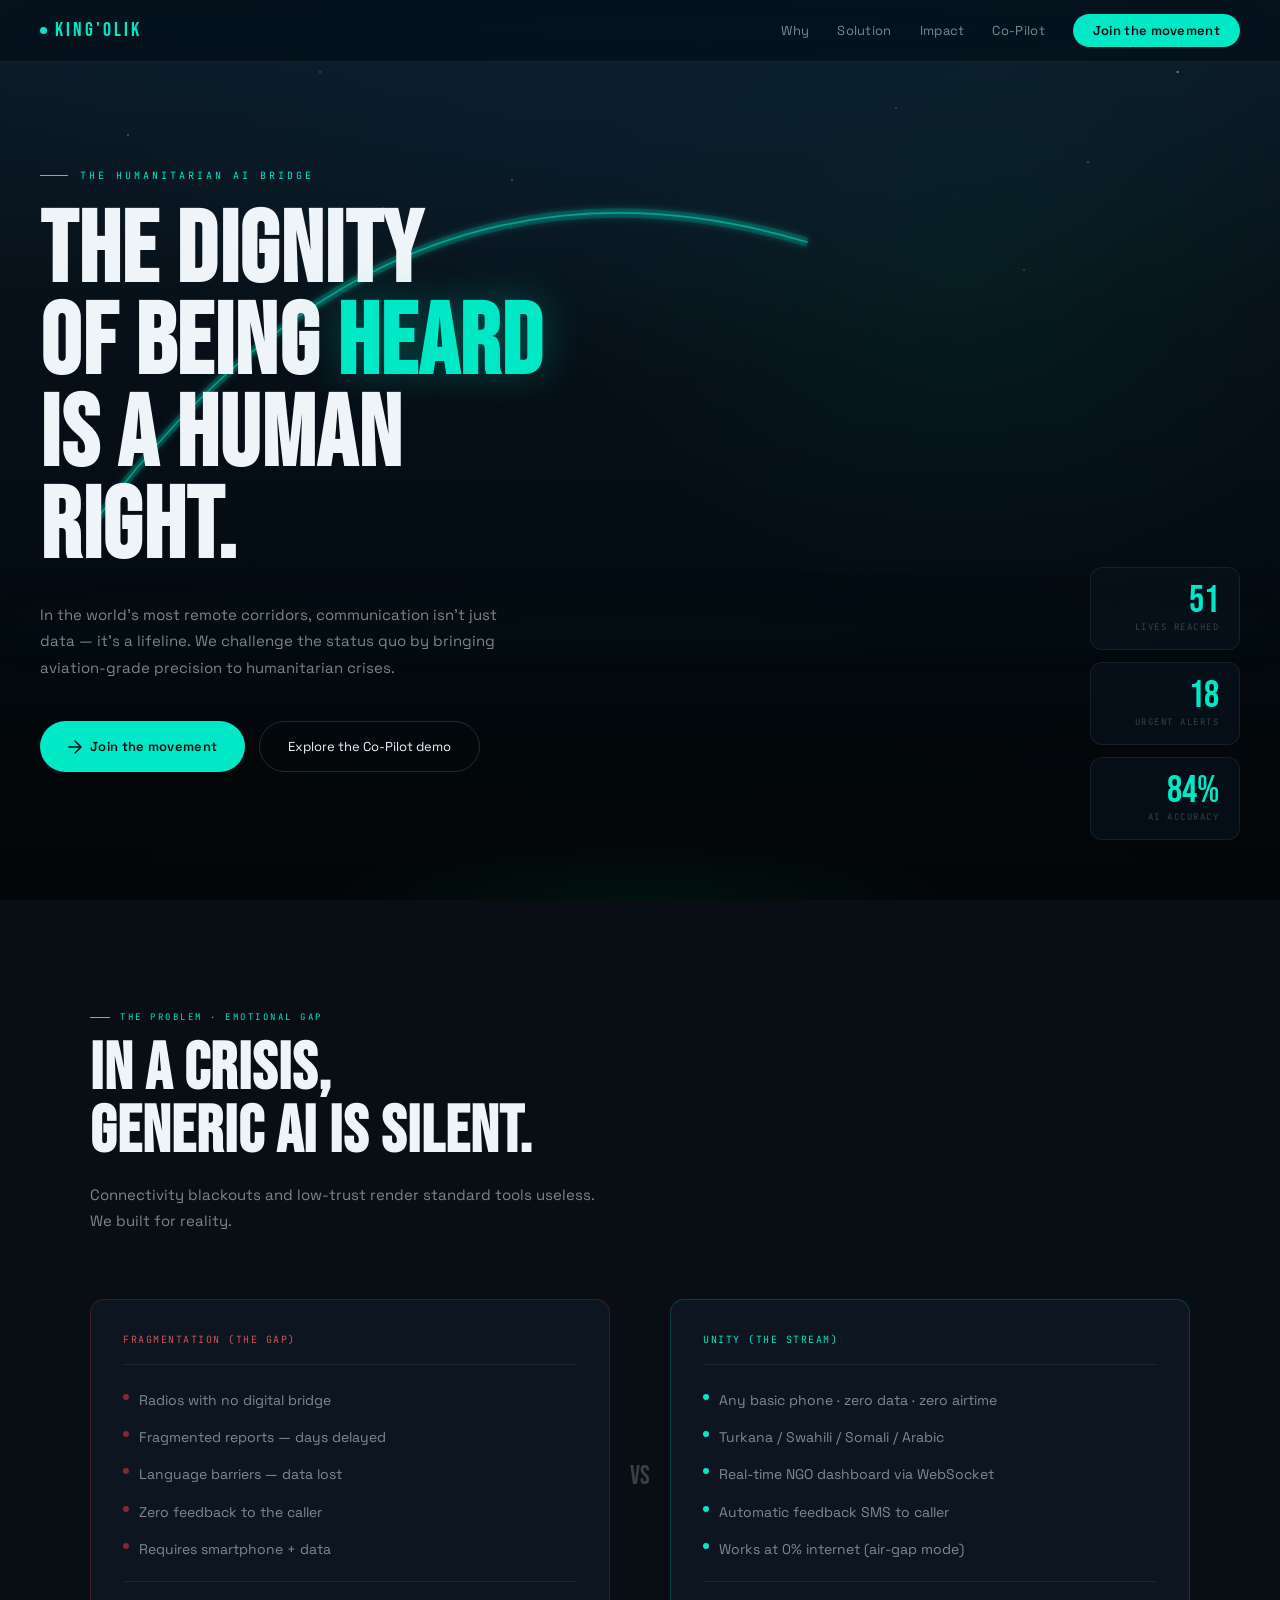
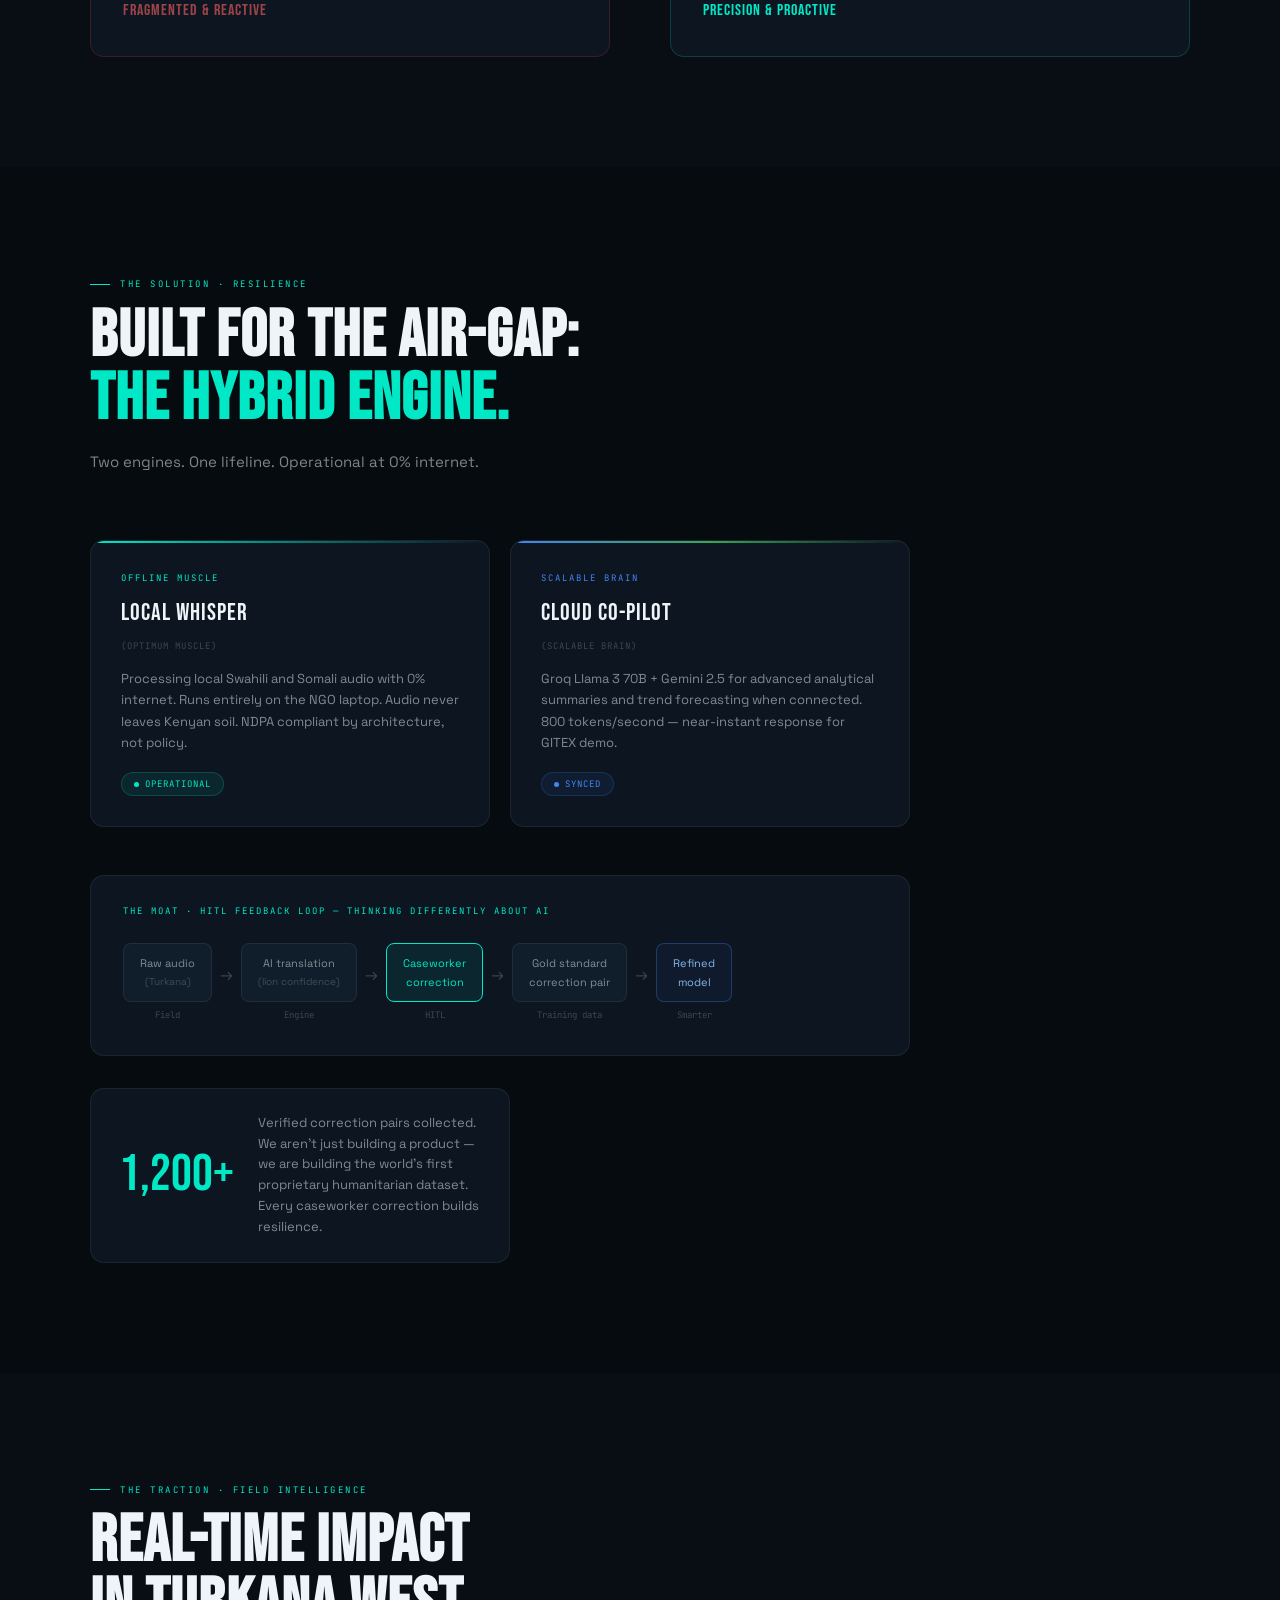
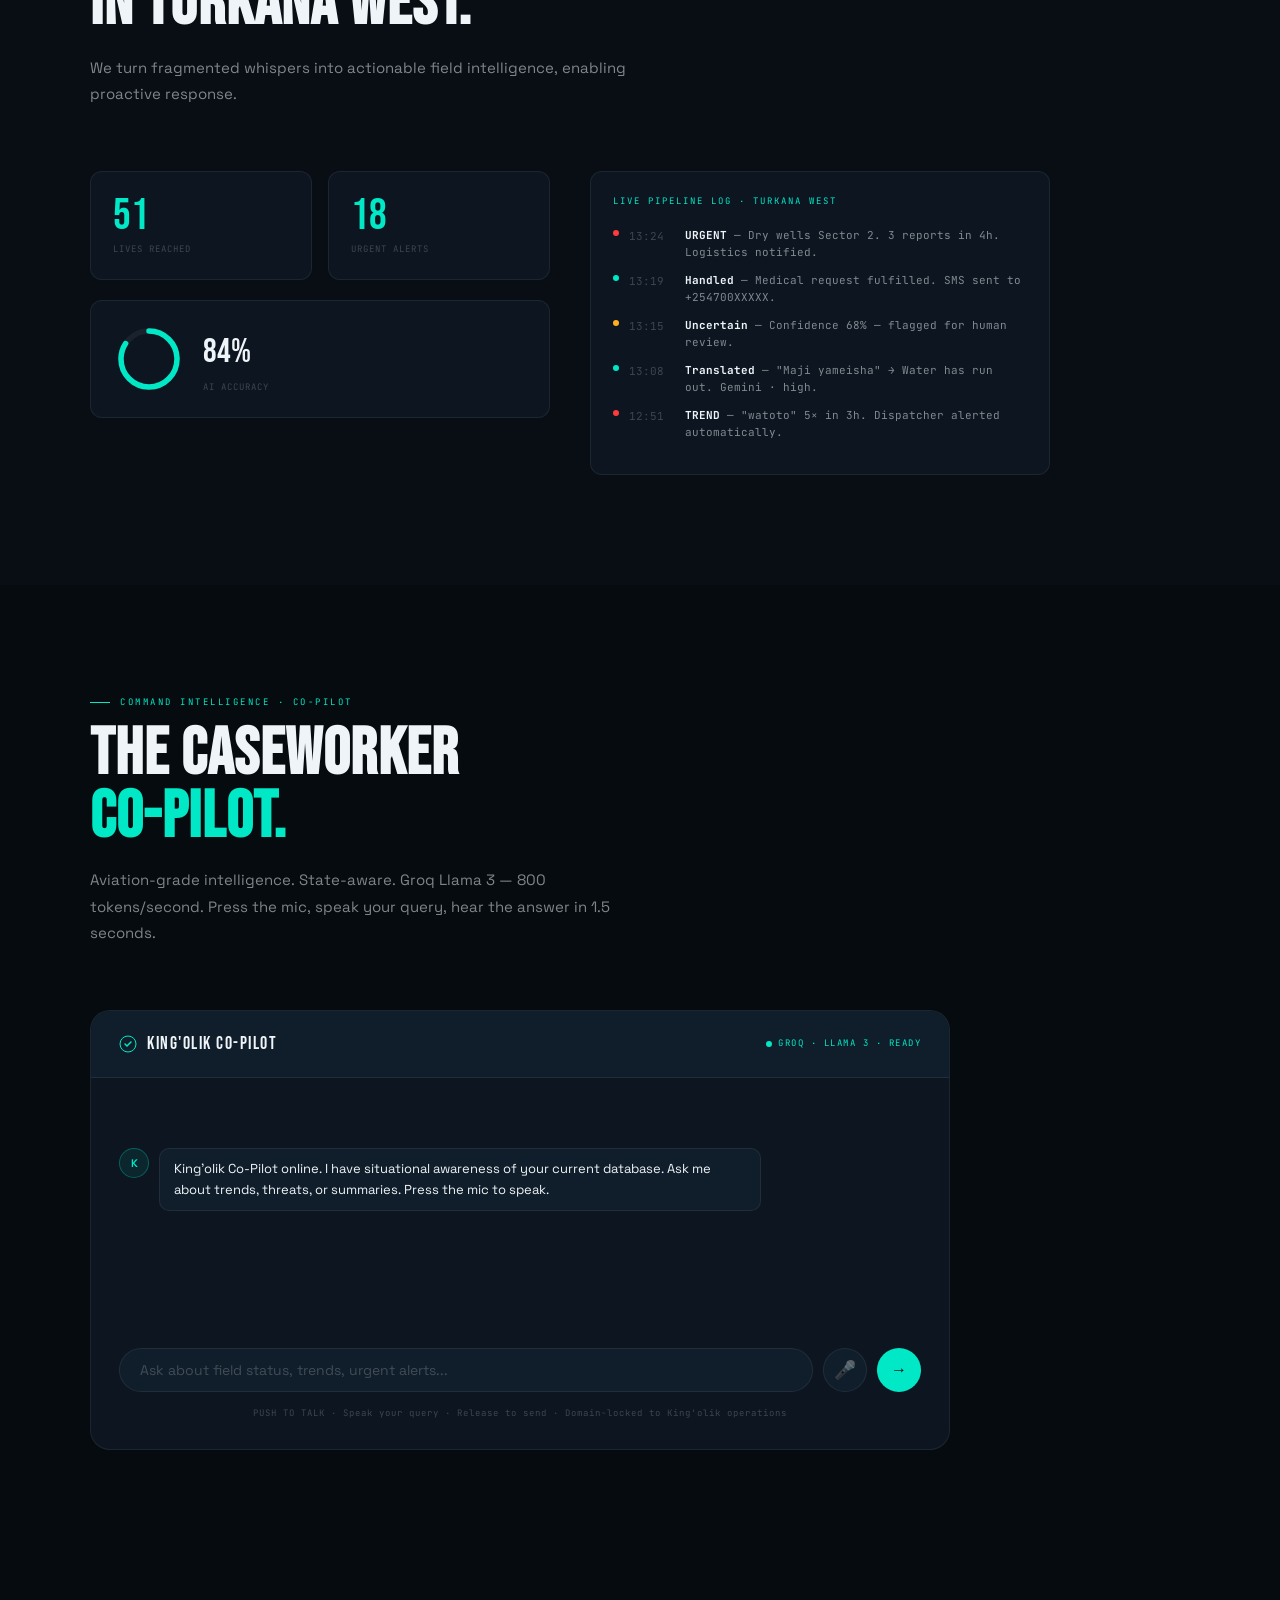
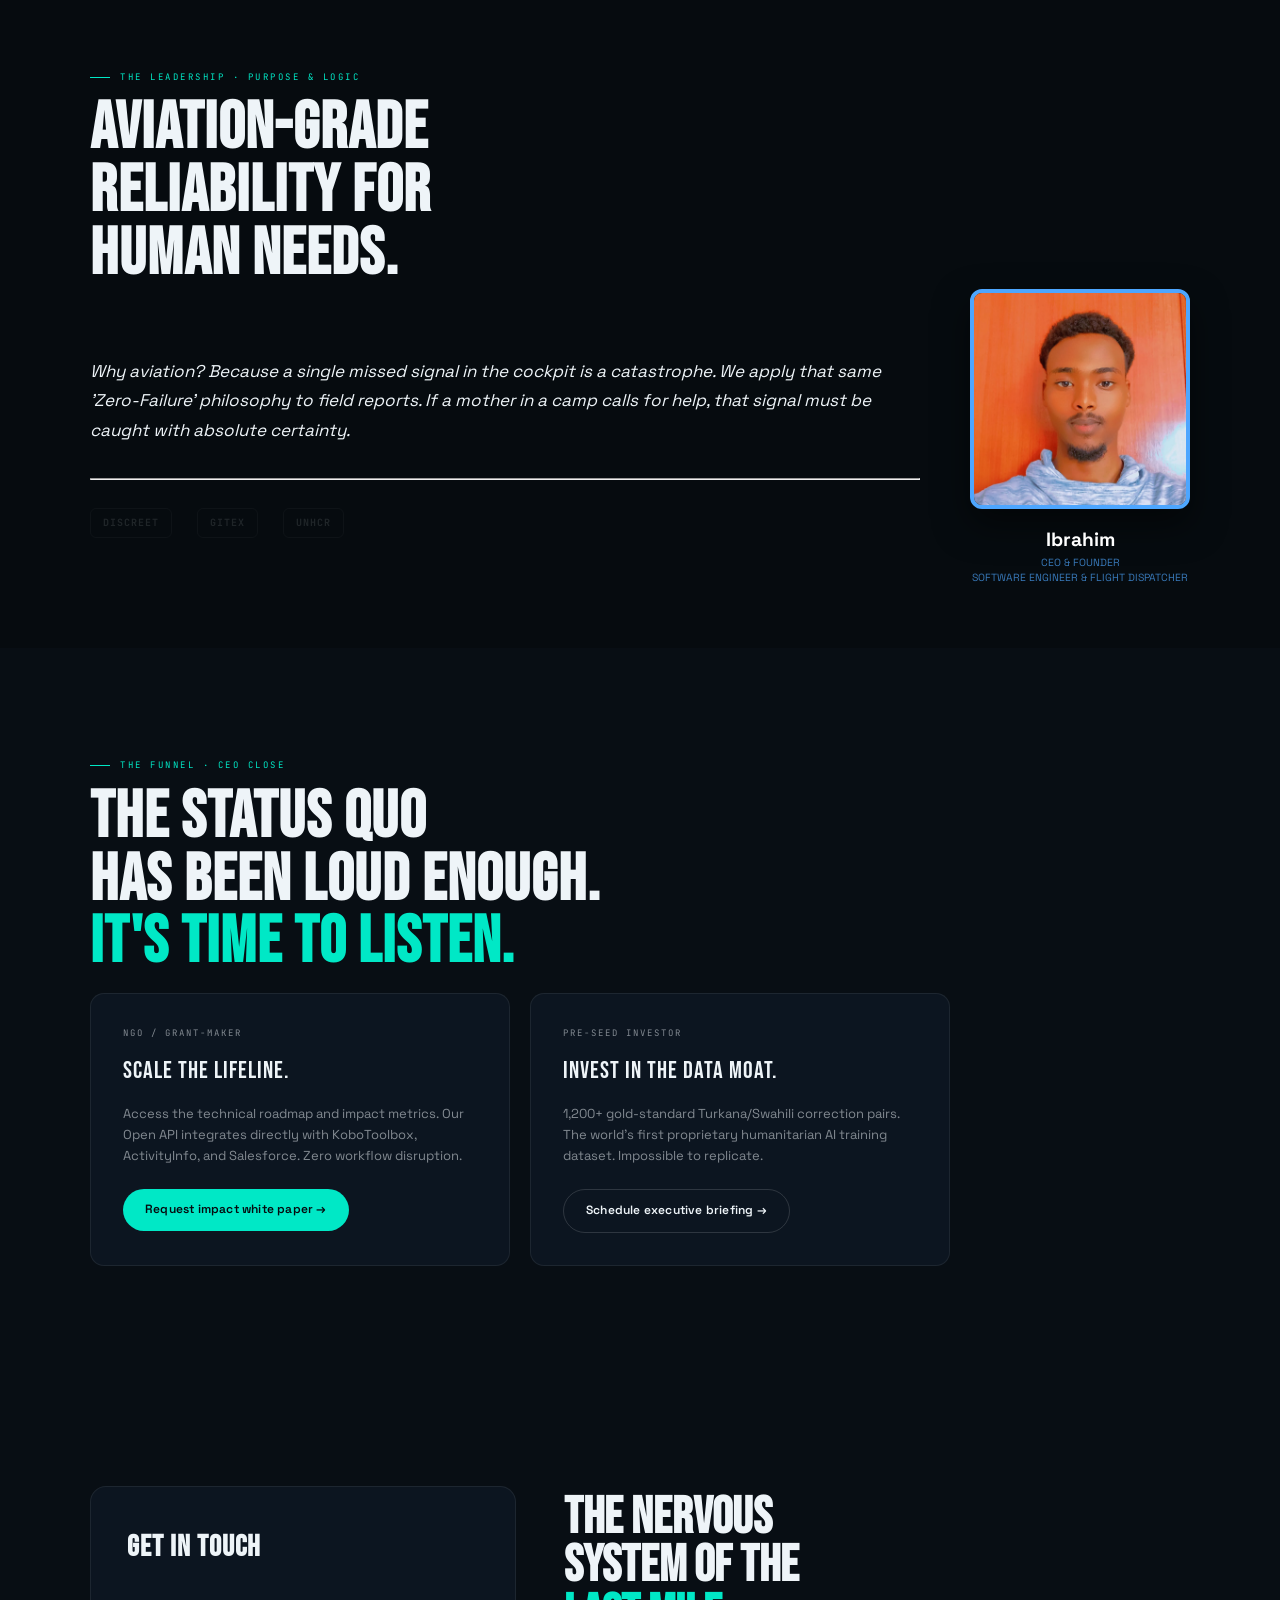
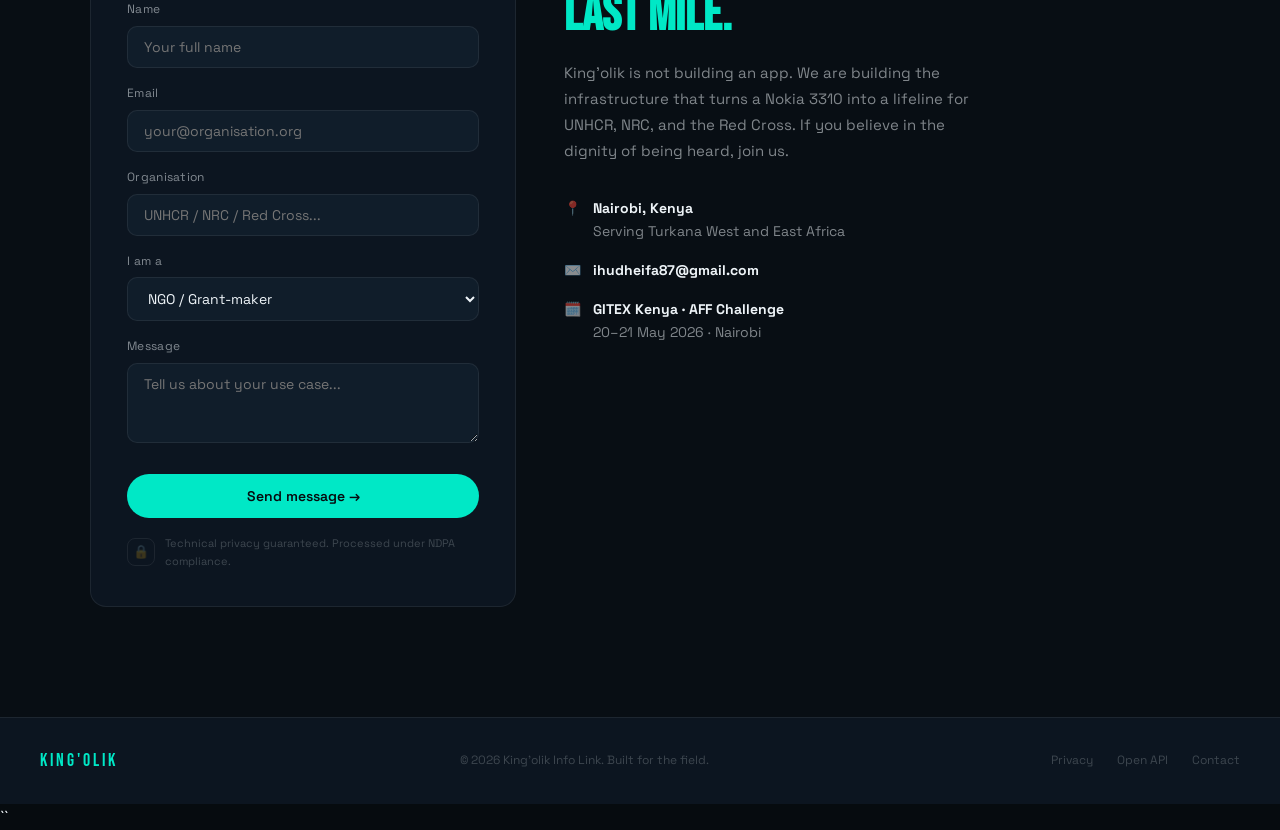
<file: index.html>
<!DOCTYPE html>
<html lang="en">

<head>
    <meta charset="UTF-8">
    <meta name="viewport" content="width=device-width, initial-scale=1.0">
    <meta property="og:type" content="website">
    <meta property="og:url" content="https://kingolik-infrastructure.netlify.app/">
    <meta property="og:title" content="King'olik — The Dignity of Being Heard">
    <meta property="og:description" content="HUTHEIFA IBRAHIM">
    <meta property="og:image" content="https://kingolik-infrastructure.netlify.app/preview.jpg">
    <meta property="og:image:width" content="1200">
    <meta property="og:image:height" content="630">

    <meta property="twitter:card" content="summary_large_image">
    <meta property="twitter:url" content="https://kingolik-infrastructure.netlify.app/">
    <meta property="twitter:title" content="King'olik — The Dignity of Being Heard">
    <meta property="twitter:description" content="THE DIGNITY OF BEING HEARD IS A HUMAN RIGHT.">
    <meta property="twitter:image" content="https://kingolik-infrastructure.netlify.app/preview.jpg">
    <title>King'olik — The Dignity of Being Heard Is a Human Right</title>
    <link rel="preconnect" href="https://fonts.googleapis.com">
    <link
        href="https://fonts.googleapis.com/css2?family=Bebas+Neue&family=Space+Grotesk:wght@300;400;500;600&family=JetBrains+Mono:wght@400;500&display=swap"
        rel="stylesheet">
    <style>
        :root {
            --ink: #060b0f;
            --deep: #080e14;
            --surface: #0c1520;
            --surface2: #101d2a;
            --surface3: #152233;
            --glass: rgba(8, 18, 28, 0.72);
            --border: rgba(255, 255, 255, 0.07);
            --border2: rgba(255, 255, 255, 0.14);
            --teal: #00e8c6;
            --teal2: #00b89e;
            --teal-glow: rgba(0, 232, 198, 0.15);
            --teal-dim: rgba(0, 232, 198, 0.08);
            --arc: #4df0d8;
            --white: #eef4f8;
            --muted: rgba(238, 244, 248, 0.52);
            --dim: rgba(238, 244, 248, 0.22);
            --red: #ff3b3b;
            --amber: #ffb020;
            --blue: #3d8bff;
        }

        * {
            margin: 0;
            padding: 0;
            box-sizing: border-box
        }

        html {
            scroll-behavior: smooth
        }

        body {
            background: var(--ink);
            color: var(--white);
            font-family: 'Space Grotesk', sans-serif;
            font-size: 16px;
            line-height: 1.65;
            overflow-x: hidden;
        }

        /* ════════ SCROLLBAR ════════ */
        ::-webkit-scrollbar {
            width: 4px
        }

        ::-webkit-scrollbar-track {
            background: var(--ink)
        }

        ::-webkit-scrollbar-thumb {
            background: var(--teal);
            border-radius: 2px
        }

        /* ════════ NAV — frosted glass morphism ════════ */
        nav {
            position: fixed;
            top: 0;
            left: 0;
            right: 0;
            z-index: 200;
            display: flex;
            align-items: center;
            justify-content: space-between;
            padding: 0 40px;
            height: 62px;
            background: rgba(6, 11, 15, 0.6);
            backdrop-filter: blur(18px) saturate(160%);
            -webkit-backdrop-filter: blur(18px) saturate(160%);
            border-bottom: 0.5px solid var(--border);
            transition: background 0.3s;
        }

        nav.scrolled {
            background: rgba(6, 11, 15, 0.88)
        }

        .nav-logo {
            font-family: 'Bebas Neue', sans-serif;
            font-size: 20px;
            letter-spacing: 3px;
            color: var(--teal);
            text-decoration: none;
            display: flex;
            align-items: center;
            gap: 8px;
        }

        .nav-logo-dot {
            width: 7px;
            height: 7px;
            border-radius: 50%;
            background: var(--teal);
            animation: navdot 2.5s ease-in-out infinite;
        }

        @keyframes navdot {

            0%,
            100% {
                opacity: 1;
                transform: scale(1)
            }

            50% {
                opacity: 0.4;
                transform: scale(0.7)
            }
        }

        .nav-links {
            display: flex;
            align-items: center;
            gap: 28px;
            list-style: none
        }

        .nav-links a {
            color: var(--muted);
            text-decoration: none;
            font-size: 13px;
            letter-spacing: 0.3px;
            transition: color 0.2s;
        }

        .nav-links a:hover {
            color: var(--white)
        }

        .nav-cta {
            background: var(--teal);
            color: var(--ink) !important;
            padding: 8px 20px;
            border-radius: 100px;
            font-weight: 600 !important;
            font-size: 13px !important;
            transition: all 0.2s !important;
        }

        .nav-cta:hover {
            background: #00c9ab !important;
            transform: translateY(-1px)
        }

        @media(max-width:768px) {
            nav {
                padding: 0 20px
            }

            .nav-links {
                display: none
            }
        }

        /* ════════ HERO ════════ */
        .hero {
            position: relative;
            min-height: 100vh;
            display: flex;
            align-items: center;
            overflow: hidden;
            padding: 120px 40px 80px;
        }

        /* Atmospheric sky layers — replicate the deep teal-navy gradient from the image */
        .hero-sky {
            position: absolute;
            inset: 0;
            z-index: 0;
            background:
                radial-gradient(ellipse 90% 70% at 50% 0%, #0a1f2e 0%, transparent 60%),
                radial-gradient(ellipse 60% 80% at 75% 30%, rgba(0, 80, 60, 0.2) 0%, transparent 50%),
                radial-gradient(ellipse 100% 50% at 50% 100%, #040a10 0%, transparent 70%),
                linear-gradient(180deg, #0c1e2c 0%, #071018 35%, #040c14 60%, #020608 100%);
        }

        /* Stars */
        .hero-stars {
            position: absolute;
            inset: 0;
            z-index: 1;
            background-image:
                radial-gradient(1px 1px at 10% 15%, rgba(255, 255, 255, 0.7) 0%, transparent 100%),
                radial-gradient(1px 1px at 25% 8%, rgba(255, 255, 255, 0.5) 0%, transparent 100%),
                radial-gradient(1px 1px at 40% 20%, rgba(255, 255, 255, 0.6) 0%, transparent 100%),
                radial-gradient(1.5px 1.5px at 55% 5%, rgba(255, 255, 255, 0.8) 0%, transparent 100%),
                radial-gradient(1px 1px at 70% 12%, rgba(255, 255, 255, 0.5) 0%, transparent 100%),
                radial-gradient(1px 1px at 85% 18%, rgba(255, 255, 255, 0.6) 0%, transparent 100%),
                radial-gradient(1px 1px at 15% 35%, rgba(255, 255, 255, 0.3) 0%, transparent 100%),
                radial-gradient(1px 1px at 80% 30%, rgba(255, 255, 255, 0.4) 0%, transparent 100%),
                radial-gradient(1.5px 1.5px at 92% 8%, rgba(255, 255, 255, 0.7) 0%, transparent 100%),
                radial-gradient(1px 1px at 5% 45%, rgba(255, 255, 255, 0.3) 0%, transparent 100%);
        }

        /* Arc trajectory — the glowing signal arc from the image */
        .hero-arc {
            position: absolute;
            z-index: 2;
            top: 0;
            left: 0;
            width: 100%;
            height: 65%;
            pointer-events: none;
        }

        /* Village silhouette at the bottom */
        .hero-terrain {
            position: absolute;
            bottom: 0;
            left: 0;
            right: 0;
            z-index: 3;
            height: 38%;
            background:
                radial-gradient(ellipse 40% 30% at 50% 100%, rgba(0, 20, 15, 0.9) 0%, transparent 60%),
                linear-gradient(to top, #020608 0%, transparent 100%);
        }

        /* Ground fog layer */
        .hero-fog {
            position: absolute;
            bottom: 28%;
            left: 0;
            right: 0;
            z-index: 4;
            height: 20%;
            background: radial-gradient(ellipse 100% 50% at 50% 100%, rgba(0, 40, 30, 0.25) 0%, transparent 70%);
            filter: blur(12px);
        }

        .hero-content {
            position: relative;
            z-index: 10;
            max-width: 640px;
        }

        .hero-eyebrow {
            font-family: 'JetBrains Mono', monospace;
            font-size: 10px;
            letter-spacing: 3px;
            color: var(--teal);
            text-transform: uppercase;
            margin-bottom: 22px;
            display: flex;
            align-items: center;
            gap: 12px;
            opacity: 0;
            animation: fadeUp 0.8s 0.2s forwards;
        }

        .hero-eyebrow-line {
            width: 28px;
            height: 1px;
            background: var(--teal);
            display: block;
        }

        .hero-h1 {
            font-family: 'Bebas Neue', sans-serif;
            font-size: clamp(60px, 8.5vw, 100px);
            line-height: 0.92;
            letter-spacing: 1.5px;
            margin-bottom: 28px;
            opacity: 0;
            animation: fadeUp 0.8s 0.35s forwards;
        }

        .hero-h1 em {
            font-style: normal;
            color: var(--teal);
            text-shadow: 0 0 40px rgba(0, 232, 198, 0.3);
        }

        .hero-sub {
            font-size: 15px;
            color: var(--muted);
            max-width: 460px;
            line-height: 1.75;
            margin-bottom: 40px;
            opacity: 0;
            animation: fadeUp 0.8s 0.5s forwards;
        }

        .hero-btns {
            display: flex;
            gap: 14px;
            flex-wrap: wrap;
            opacity: 0;
            animation: fadeUp 0.8s 0.65s forwards;
        }

        .btn-pri {
            background: var(--teal);
            color: var(--ink);
            padding: 14px 28px;
            border-radius: 100px;
            font-weight: 600;
            font-size: 13px;
            text-decoration: none;
            letter-spacing: 0.3px;
            transition: all 0.2s;
            display: inline-flex;
            align-items: center;
            gap: 8px;
        }

        .btn-pri:hover {
            background: #00c9ab;
            transform: translateY(-2px)
        }

        .btn-sec {
            border: 1px solid var(--border2);
            color: var(--white);
            padding: 14px 28px;
            border-radius: 100px;
            font-size: 13px;
            text-decoration: none;
            transition: all 0.2s;
            display: inline-flex;
            align-items: center;
            gap: 8px;
        }

        .btn-sec:hover {
            border-color: var(--teal);
            color: var(--teal)
        }

        /* Floating stats card — top right of hero */
        .hero-stats {
            position: absolute;
            right: 40px;
            bottom: 60px;
            z-index: 10;
            display: flex;
            flex-direction: column;
            gap: 12px;
            opacity: 0;
            animation: fadeUp 0.8s 0.9s forwards;
        }

        .hstat {
            background: var(--glass);
            border: 0.5px solid var(--border);
            backdrop-filter: blur(16px);
            border-radius: 12px;
            padding: 14px 20px;
            text-align: right;
            min-width: 150px;
        }

        .hstat-num {
            font-family: 'Bebas Neue', sans-serif;
            font-size: 38px;
            color: var(--teal);
            line-height: 1;
        }

        .hstat-label {
            font-family: 'JetBrains Mono', monospace;
            font-size: 9px;
            color: var(--dim);
            text-transform: uppercase;
            letter-spacing: 1.5px;
        }

        @keyframes fadeUp {
            from {
                opacity: 0;
                transform: translateY(20px)
            }

            to {
                opacity: 1;
                transform: translateY(0)
            }
        }

        /* ════════ SECTION BASE ════════ */
        .sec {
            padding: 110px 40px
        }

        .sec-inner {
            max-width: 1100px;
            margin: 0 auto
        }

        .sec-label {
            font-family: 'JetBrains Mono', monospace;
            font-size: 9px;
            letter-spacing: 2.5px;
            color: var(--teal);
            text-transform: uppercase;
            margin-bottom: 14px;
            display: flex;
            align-items: center;
            gap: 10px;
        }

        .sec-label::before {
            content: '';
            width: 20px;
            height: 1px;
            background: var(--teal);
            display: block
        }

        .sec-h2 {
            font-family: 'Bebas Neue', sans-serif;
            font-size: clamp(40px, 5.5vw, 66px);
            line-height: 0.95;
            letter-spacing: 1px;
            margin-bottom: 18px;
        }

        .sec-sub {
            color: var(--muted);
            font-size: 15px;
            max-width: 560px;
            line-height: 1.75;
            margin-bottom: 64px;
        }

        /* ════════ PROBLEM ════════ */
        .sec-problem {
            background: var(--deep)
        }

        .vs-wrap {
            display: grid;
            grid-template-columns: 1fr 60px 1fr;
            gap: 0;
            align-items: stretch;
        }

        .vs-card {
            background: var(--surface);
            border: 0.5px solid var(--border);
            border-radius: 14px;
            padding: 32px;
        }

        .vs-card.bad {
            border-color: rgba(255, 59, 59, 0.2)
        }

        .vs-card.good {
            border-color: rgba(0, 232, 198, 0.2)
        }

        .vs-head {
            font-family: 'JetBrains Mono', monospace;
            font-size: 10px;
            letter-spacing: 1.5px;
            text-transform: uppercase;
            margin-bottom: 24px;
            padding-bottom: 16px;
            border-bottom: 0.5px solid var(--border);
        }

        .bad .vs-head {
            color: rgba(255, 100, 100, 0.8)
        }

        .good .vs-head {
            color: var(--teal)
        }

        .vs-row {
            display: flex;
            align-items: flex-start;
            gap: 10px;
            margin-bottom: 14px;
            font-size: 14px;
            color: var(--muted);
        }

        .vs-dot {
            width: 6px;
            height: 6px;
            border-radius: 50%;
            flex-shrink: 0;
            margin-top: 5px
        }

        .bad .vs-dot {
            background: rgba(255, 59, 59, 0.5)
        }

        .good .vs-dot {
            background: var(--teal)
        }

        .vs-mid {
            display: flex;
            align-items: center;
            justify-content: center;
            font-family: 'Bebas Neue', sans-serif;
            font-size: 26px;
            color: var(--dim);
        }

        .vs-foot {
            margin-top: 20px;
            padding-top: 16px;
            border-top: 0.5px solid var(--border);
        }

        .vs-verdict {
            font-family: 'Bebas Neue', sans-serif;
            font-size: 16px;
            letter-spacing: 1px;
        }

        .bad .vs-verdict {
            color: rgba(255, 100, 100, 0.6)
        }

        .good .vs-verdict {
            color: var(--teal)
        }

        /* ════════ SOLUTION / ENGINE ════════ */
        .sec-solution {
            background: var(--ink)
        }

        .engine-grid {
            display: grid;
            grid-template-columns: 1fr 1fr;
            gap: 20px;
            max-width: 820px;
        }

        .eng {
            background: var(--surface);
            border: 0.5px solid var(--border);
            border-radius: 14px;
            padding: 30px;
            position: relative;
            overflow: hidden;
        }

        .eng::after {
            content: '';
            position: absolute;
            top: 0;
            left: 0;
            right: 0;
            height: 2px;
        }

        .eng.local::after {
            background: linear-gradient(90deg, var(--teal), transparent)
        }

        .eng.cloud::after {
            background: linear-gradient(90deg, #4285f4, #34a853, transparent)
        }

        .eng-badge {
            font-family: 'JetBrains Mono', monospace;
            font-size: 9px;
            letter-spacing: 2px;
            text-transform: uppercase;
            margin-bottom: 8px;
        }

        .local .eng-badge {
            color: var(--teal)
        }

        .cloud .eng-badge {
            color: #4285f4
        }

        .eng-name {
            font-family: 'Bebas Neue', sans-serif;
            font-size: 24px;
            letter-spacing: 1px;
            margin-bottom: 6px;
        }

        .eng-sub {
            font-family: 'JetBrains Mono', monospace;
            font-size: 9px;
            letter-spacing: 1px;
            text-transform: uppercase;
            color: var(--dim);
            margin-bottom: 14px;
        }

        .eng-desc {
            font-size: 13px;
            color: var(--muted);
            line-height: 1.65
        }

        .eng-status {
            display: inline-flex;
            align-items: center;
            gap: 6px;
            margin-top: 18px;
            padding: 4px 12px;
            border-radius: 100px;
            font-family: 'JetBrains Mono', monospace;
            font-size: 9px;
            letter-spacing: 1px;
            text-transform: uppercase;
        }

        .st-op {
            background: rgba(0, 232, 198, 0.08);
            color: var(--teal);
            border: 0.5px solid rgba(0, 232, 198, 0.2)
        }

        .st-sy {
            background: rgba(66, 133, 244, 0.08);
            color: #4285f4;
            border: 0.5px solid rgba(66, 133, 244, 0.2)
        }

        .st-dot {
            width: 5px;
            height: 5px;
            border-radius: 50%
        }

        .st-op .st-dot {
            background: var(--teal);
            animation: navdot 2s infinite
        }

        .st-sy .st-dot {
            background: #4285f4
        }

        /* HITL Flow */
        .hitl {
            margin-top: 48px;
            max-width: 820px;
            background: var(--surface);
            border: 0.5px solid var(--border);
            border-radius: 14px;
            padding: 28px 32px;
        }

        .hitl-title {
            font-family: 'JetBrains Mono', monospace;
            font-size: 9px;
            letter-spacing: 2px;
            text-transform: uppercase;
            color: var(--teal);
            margin-bottom: 24px;
        }

        .hitl-flow {
            display: flex;
            align-items: center;
            gap: 0;
            overflow-x: auto;
            padding-bottom: 4px;
        }

        .hf-step {
            display: flex;
            flex-direction: column;
            align-items: center;
            gap: 6px;
            flex-shrink: 0
        }

        .hf-box {
            background: var(--surface2);
            border: 0.5px solid var(--border);
            border-radius: 8px;
            padding: 10px 16px;
            font-size: 11px;
            text-align: center;
            white-space: nowrap;
            color: var(--muted);
        }

        .hf-box.hl {
            border-color: var(--teal);
            background: var(--teal-dim);
            color: var(--teal)
        }

        .hf-box.res {
            border-color: rgba(66, 133, 244, 0.3);
            background: rgba(66, 133, 244, 0.06);
            color: #85b7eb
        }

        .hf-label {
            font-size: 9px;
            color: var(--dim);
            font-family: 'JetBrains Mono', monospace
        }

        .hf-arr {
            color: var(--dim);
            font-size: 16px;
            margin: 0 8px;
            flex-shrink: 0;
            padding-top: 0;
            margin-top: -16px
        }

        .corrections-stat {
            margin-top: 32px;
            max-width: 420px;
            background: var(--surface);
            border: 0.5px solid var(--border);
            border-radius: 14px;
            padding: 24px 28px;
            display: flex;
            align-items: center;
            gap: 24px;
        }

        .cs-num {
            font-family: 'Bebas Neue', sans-serif;
            font-size: 52px;
            color: var(--teal);
            line-height: 1;
            flex-shrink: 0;
        }

        .cs-text {
            font-size: 13px;
            color: var(--muted);
            line-height: 1.6
        }

        /* ════════ TRACTION ════════ */
        .sec-traction {
            background: var(--deep)
        }

        .tr-grid {
            display: grid;
            grid-template-columns: 1fr 1fr;
            gap: 40px;
            align-items: start;
            max-width: 960px
        }

        .tr-stats {
            display: grid;
            grid-template-columns: 1fr 1fr;
            gap: 16px;
            margin-bottom: 20px
        }

        .trstat {
            background: var(--surface);
            border: 0.5px solid var(--border);
            border-radius: 12px;
            padding: 22px;
        }

        .trstat-num {
            font-family: 'Bebas Neue', sans-serif;
            font-size: 44px;
            color: var(--teal);
            line-height: 1;
            margin-bottom: 4px;
        }

        .trstat-label {
            font-family: 'JetBrains Mono', monospace;
            font-size: 9px;
            color: var(--dim);
            text-transform: uppercase;
            letter-spacing: 1px;
        }

        .acc-ring {
            background: var(--surface);
            border: 0.5px solid var(--border);
            border-radius: 12px;
            padding: 22px;
            display: flex;
            align-items: center;
            gap: 18px;
        }

        .ring-num {
            font-family: 'Bebas Neue', sans-serif;
            font-size: 34px;
            color: var(--white);
        }

        .ring-sub {
            font-family: 'JetBrains Mono', monospace;
            font-size: 9px;
            color: var(--dim);
            text-transform: uppercase;
            letter-spacing: 1px;
        }

        .log-panel {
            background: var(--surface);
            border: 0.5px solid var(--border);
            border-radius: 12px;
            padding: 22px;
        }

        .log-hdr {
            font-family: 'JetBrains Mono', monospace;
            font-size: 9px;
            letter-spacing: 2px;
            text-transform: uppercase;
            color: var(--teal);
            margin-bottom: 18px;
        }

        .le {
            display: flex;
            align-items: flex-start;
            gap: 10px;
            margin-bottom: 12px;
            font-family: 'JetBrains Mono', monospace;
            font-size: 11px;
        }

        .le-dot {
            width: 6px;
            height: 6px;
            border-radius: 50%;
            flex-shrink: 0;
            margin-top: 3px
        }

        .le-dot.r {
            background: var(--red)
        }

        .le-dot.g {
            background: var(--teal)
        }

        .le-dot.a {
            background: var(--amber)
        }

        .le-t {
            color: var(--dim);
            flex-shrink: 0;
            width: 46px
        }

        .le-m {
            color: var(--muted);
            line-height: 1.5
        }

        .le-m strong {
            color: var(--white)
        }

        /* ════════ LEADERSHIP ════════ */
        .sec-lead {
            background: var(--ink)
        }

        .founder {
            background: var(--surface);
            border: 0.5px solid var(--border);
            border-radius: 16px;
            padding: 44px;
            max-width: 640px;
        }

        .fq-mark {
            font-family: 'Bebas Neue', sans-serif;
            font-size: 90px;
            color: var(--teal);
            line-height: 0.5;
            opacity: 0.25;
            margin-bottom: 16px;
        }

        .fq {
            font-size: 17px;
            line-height: 1.75;
            color: var(--white);
            font-style: italic;
            margin-bottom: 32px
        }

        .fi {
            display: flex;
            align-items: center;
            gap: 16px
        }

        .fi-av {
            width: 56px;
            height: 56px;
            border-radius: 50%;
            background: linear-gradient(135deg, #0d2222, #092020);
            border: 2px solid var(--teal);
            display: flex;
            align-items: center;
            justify-content: center;
            font-family: 'Bebas Neue', sans-serif;
            font-size: 20px;
            color: var(--teal);
            flex-shrink: 0;
        }

        .fi-name {
            font-weight: 600;
            font-size: 15px
        }

        .fi-title {
            font-size: 12px;
            color: var(--muted)
        }

        .partners {
            display: flex;
            gap: 16px;
            flex-wrap: wrap;
            margin-top: 28px
        }

        .partner {
            font-family: 'JetBrains Mono', monospace;
            font-size: 10px;
            color: var(--dim);
            letter-spacing: 1px;
            text-transform: uppercase;
            padding: 6px 12px;
            border: 0.5px solid var(--border);
            border-radius: 6px;
        }

        /* ════════ FUNNEL ════════ */
        .sec-funnel {
            background: var(--deep)
        }

        .funnel-grid {
            display: grid;
            grid-template-columns: 1fr 1fr;
            gap: 20px;
            max-width: 860px
        }

        .fcrd {
            background: var(--surface);
            border: 0.5px solid var(--border);
            border-radius: 14px;
            padding: 32px;
        }

        .fcrd-lbl {
            font-family: 'JetBrains Mono', monospace;
            font-size: 9px;
            letter-spacing: 2px;
            text-transform: uppercase;
            color: var(--muted);
            margin-bottom: 10px;
        }

        .fcrd-h {
            font-family: 'Bebas Neue', sans-serif;
            font-size: 24px;
            letter-spacing: 1px;
            margin-bottom: 12px;
        }

        .fcrd-p {
            font-size: 13px;
            color: var(--muted);
            line-height: 1.65;
            margin-bottom: 22px
        }

        .fbtn {
            display: inline-flex;
            align-items: center;
            gap: 6px;
            padding: 11px 22px;
            border-radius: 100px;
            font-size: 12px;
            font-weight: 600;
            text-decoration: none;
            transition: all 0.2s;
            letter-spacing: 0.2px;
        }

        .fbtn.t {
            background: var(--teal);
            color: var(--ink)
        }

        .fbtn.t:hover {
            background: #00c9ab
        }

        .fbtn.o {
            border: 1px solid var(--border2);
            color: var(--white)
        }

        .fbtn.o:hover {
            border-color: var(--teal);
            color: var(--teal)
        }

        /* ════════ COPILOT ════════ */
        .sec-copilot {
            background: var(--ink)
        }

        .copilot-wrap {
            max-width: 860px;
            background: var(--surface);
            border: 0.5px solid var(--border);
            border-radius: 20px;
            overflow: hidden;
        }

        .copilot-header {
            background: var(--surface2);
            border-bottom: 0.5px solid var(--border);
            padding: 18px 28px;
            display: flex;
            align-items: center;
            justify-content: space-between;
        }

        .copilot-title {
            display: flex;
            align-items: center;
            gap: 10px;
            font-family: 'Bebas Neue', sans-serif;
            font-size: 18px;
            letter-spacing: 1.5px;
        }

        .copilot-status {
            display: flex;
            align-items: center;
            gap: 6px;
            font-family: 'JetBrains Mono', monospace;
            font-size: 9px;
            letter-spacing: 1.5px;
            text-transform: uppercase;
            color: var(--teal);
        }

        .copilot-body {
            padding: 28px
        }

        .copilot-messages {
            min-height: 180px;
            max-height: 260px;
            overflow-y: auto;
            margin-bottom: 20px;
            display: flex;
            flex-direction: column;
            gap: 12px;
        }

        .msg {
            display: flex;
            gap: 10px;
            align-items: flex-start;
        }

        .msg.user {
            flex-direction: row-reverse
        }

        .msg-av {
            width: 30px;
            height: 30px;
            border-radius: 50%;
            display: flex;
            align-items: center;
            justify-content: center;
            font-size: 11px;
            font-weight: 600;
            flex-shrink: 0;
        }

        .msg-av.bot {
            background: var(--teal-dim);
            color: var(--teal);
            border: 0.5px solid rgba(0, 232, 198, 0.3)
        }

        .msg-av.usr {
            background: var(--surface3);
            color: var(--muted)
        }

        .msg-text {
            background: var(--surface2);
            border: 0.5px solid var(--border);
            border-radius: 10px;
            padding: 10px 14px;
            font-size: 13px;
            color: var(--white);
            max-width: 75%;
            line-height: 1.6;
        }

        .msg.user .msg-text {
            background: var(--teal-dim);
            border-color: rgba(0, 232, 198, 0.2)
        }

        .thinking {
            display: flex;
            gap: 4px;
            align-items: center;
            padding: 12px 14px;
        }

        .thinking span {
            width: 5px;
            height: 5px;
            border-radius: 50%;
            background: var(--teal);
            opacity: 0.4;
            animation: think 1.2s ease-in-out infinite;
        }

        .thinking span:nth-child(2) {
            animation-delay: 0.2s
        }

        .thinking span:nth-child(3) {
            animation-delay: 0.4s
        }

        @keyframes think {

            0%,
            100% {
                opacity: 0.2;
                transform: scale(0.8)
            }

            50% {
                opacity: 1;
                transform: scale(1.2)
            }
        }

        /* Waveform */
        .waveform {
            display: flex;
            align-items: center;
            gap: 3px;
            height: 28px;
            margin-bottom: 14px;
            opacity: 0;
            transition: opacity 0.3s;
        }

        .waveform.active {
            opacity: 1
        }

        .wave-bar {
            width: 3px;
            border-radius: 2px;
            background: var(--teal);
            animation: wave 0.8s ease-in-out infinite;
        }

        @keyframes wave {

            0%,
            100% {
                height: 4px;
                opacity: 0.3
            }

            50% {
                height: 22px;
                opacity: 1
            }
        }

        .copilot-input-row {
            display: flex;
            gap: 10px;
            align-items: center;
        }

        .copilot-input {
            flex: 1;
            background: var(--surface2);
            border: 0.5px solid var(--border);
            border-radius: 100px;
            padding: 12px 20px;
            color: var(--white);
            font-family: 'Space Grotesk', sans-serif;
            font-size: 14px;
            outline: none;
            transition: border-color 0.2s;
        }

        .copilot-input:focus {
            border-color: var(--teal)
        }

        .copilot-input::placeholder {
            color: var(--dim)
        }

        .mic-btn {
            width: 44px;
            height: 44px;
            border-radius: 50%;
            background: var(--surface2);
            border: 0.5px solid var(--border);
            display: flex;
            align-items: center;
            justify-content: center;
            cursor: pointer;
            transition: all 0.2s;
            flex-shrink: 0;
            color: var(--muted);
            font-size: 18px;
        }

        .mic-btn:hover {
            border-color: var(--teal);
            color: var(--teal)
        }

        .mic-btn.listening {
            background: rgba(255, 59, 59, 0.1);
            border-color: var(--red);
            color: var(--red);
            animation: pulse-red 1s ease-in-out infinite;
        }

        @keyframes pulse-red {

            0%,
            100% {
                box-shadow: 0 0 0 0 rgba(255, 59, 59, 0.3)
            }

            50% {
                box-shadow: 0 0 0 8px transparent
            }
        }

        .send-btn {
            width: 44px;
            height: 44px;
            border-radius: 50%;
            background: var(--teal);
            border: none;
            display: flex;
            align-items: center;
            justify-content: center;
            cursor: pointer;
            transition: all 0.2s;
            flex-shrink: 0;
            color: var(--ink);
            font-size: 16px;
        }

        .send-btn:hover {
            background: #00c9ab;
            transform: scale(1.05)
        }

        .copilot-hint {
            font-family: 'JetBrains Mono', monospace;
            font-size: 9px;
            color: var(--dim);
            letter-spacing: 1px;
            text-align: center;
            margin-top: 14px;
        }

        /* ════════ CONTACT ════════ */
        .sec-contact {
            background: var(--deep)
        }

        .contact-grid {
            display: grid;
            grid-template-columns: 1fr 1fr;
            gap: 48px;
            max-width: 900px
        }

        .cform {
            background: var(--surface);
            border: 0.5px solid var(--border);
            border-radius: 16px;
            padding: 36px;
        }

        .cform h3 {
            font-family: 'Bebas Neue', sans-serif;
            font-size: 30px;
            letter-spacing: 1px;
            margin-bottom: 28px;
        }

        .ff {
            margin-bottom: 16px
        }

        .ff label {
            display: block;
            font-size: 12px;
            color: var(--muted);
            margin-bottom: 6px;
            letter-spacing: 0.3px
        }

        .ff input,
        .ff select,
        .ff textarea {
            width: 100%;
            background: var(--surface2);
            border: 0.5px solid var(--border);
            border-radius: 10px;
            padding: 11px 16px;
            color: var(--white);
            font-family: 'Space Grotesk', sans-serif;
            font-size: 14px;
            outline: none;
            transition: border-color 0.2s;
        }

        .ff input:focus,
        .ff select:focus,
        .ff textarea:focus {
            border-color: var(--teal)
        }

        .ff select option {
            background: var(--surface2);
            color: var(--white)
        }

        .ff textarea {
            min-height: 80px;
            resize: vertical
        }

        .fsub {
            width: 100%;
            background: var(--teal);
            color: var(--ink);
            border: none;
            padding: 13px;
            border-radius: 100px;
            font-size: 14px;
            font-weight: 600;
            cursor: pointer;
            font-family: 'Space Grotesk', sans-serif;
            transition: background 0.2s;
            margin-top: 6px;
        }

        .fsub:hover {
            background: #00c9ab
        }

        .privacy {
            display: flex;
            align-items: center;
            gap: 10px;
            margin-top: 16px;
            font-size: 11px;
            color: var(--dim);
        }

        .plock {
            width: 28px;
            height: 28px;
            border: 0.5px solid var(--border);
            border-radius: 8px;
            display: flex;
            align-items: center;
            justify-content: center;
            flex-shrink: 0;
            font-size: 13px;
        }

        .cinfo {
            padding: 8px 0
        }

        .cinfo h3 {
            font-family: 'Bebas Neue', sans-serif;
            font-size: clamp(34px, 4vw, 52px);
            line-height: 0.95;
            margin-bottom: 20px;
        }

        .cinfo h3 span {
            color: var(--teal)
        }

        .cinfo p {
            color: var(--muted);
            font-size: 15px;
            line-height: 1.75;
            margin-bottom: 32px
        }

        .cdet {
            display: flex;
            align-items: flex-start;
            gap: 12px;
            margin-bottom: 16px;
            font-size: 14px;
            color: var(--muted)
        }

        .cdet strong {
            color: var(--white);
            display: block
        }

        /* ════════ FOOTER ════════ */
        footer {
            background: var(--surface);
            border-top: 0.5px solid var(--border);
            padding: 28px 40px;
            display: flex;
            align-items: center;
            justify-content: space-between;
            flex-wrap: wrap;
            gap: 16px;
        }

        .flogo {
            font-family: 'Bebas Neue', sans-serif;
            font-size: 18px;
            letter-spacing: 3px;
            color: var(--teal);
        }

        .fcopy {
            font-size: 12px;
            color: var(--dim)
        }

        .flinks {
            display: flex;
            gap: 24px
        }

        .flinks a {
            font-size: 12px;
            color: var(--dim);
            text-decoration: none;
            transition: color 0.2s
        }

        .flinks a:hover {
            color: var(--teal)
        }

        /* ════════ SCROLL ANIMATIONS ════════ */
        .reveal {
            opacity: 0;
            transform: translateY(28px);
            transition: opacity 0.65s ease, transform 0.65s ease
        }

        .reveal.vis {
            opacity: 1;
            transform: translateY(0)
        }

        .reveal-d1 {
            transition-delay: 0.1s
        }

        .reveal-d2 {
            transition-delay: 0.2s
        }

        .reveal-d3 {
            transition-delay: 0.3s
        }

        .reveal-d4 {
            transition-delay: 0.4s
        }

        /* ════════ RESPONSIVE ════════ */
        @media(max-width:768px) {
            .sec {
                padding: 72px 20px
            }

            .hero {
                padding: 100px 20px 60px
            }

            .hero-stats {
                display: none
            }

            .vs-wrap,
            .engine-grid,
            .tr-grid,
            .funnel-grid,
            .contact-grid,
            .copilot-input-row {
                grid-template-columns: 1fr;
            }

            .vs-mid {
                display: none
            }

            .hitl-flow {
                flex-wrap: nowrap;
                gap: 4px
            }

            footer {
                flex-direction: column;
                text-align: center
            }
        }
    </style>
    <link rel="stylesheet" href="index.css">

</head>
<script>
    /** * KING'OLIK INFRASTRUCTURE COMMAND LOGIC
     * Modules: Co-Pilot (Vox/AI) + Secure Contact Form
     */
    (function () {
        // --- 1. ELEMENT SELECTORS ---
        const input = document.getElementById('copilot-input');
        const messages = document.getElementById('messages');
        const waveform = document.getElementById('waveform');
        const statusText = document.querySelector('.copilot-status');
        const contactForm = document.getElementById('contact-form');
        const formStatus = document.getElementById('form-status');

        // --- 2. CO-PILOT MODULE ---
        if (input && messages) {
            let recognition;
            if ('webkitSpeechRecognition' in window || 'SpeechRecognition' in window) {
                const SpeechConstructor = window.webkitSpeechRecognition || window.SpeechRecognition;
                recognition = new SpeechConstructor();

                recognition.onstart = () => {
                    if (waveform) waveform.style.display = 'flex';
                    if (statusText) statusText.innerText = "LISTENING...";
                };

                recognition.onresult = (event) => {
                    const transcript = event.results[0][0].transcript;
                    input.value = transcript;
                    window.sendQuery(); // Auto-send
                };

                recognition.onend = () => {
                    if (waveform) waveform.style.display = 'none';
                    if (statusText) statusText.innerText = "GROQ · LLAMA 3 · READY";
                };
            }

            window.toggleMic = function () {
                if (recognition) {
                    recognition.start();
                } else {
                    alert("Aviation-grade voice intelligence requires Chrome or Edge.");
                }
            };

            window.sendQuery = async function () {
                const query = input.value.trim();
                if (!query) return;

                input.value = '';
                const userMsg = document.createElement('div');
                userMsg.style.cssText = "text-align:right; margin:10px 0; color:var(--teal); font-family:monospace;";
                userMsg.innerHTML = `[USER]: ${query}`;
                messages.appendChild(userMsg);
                messages.scrollTop = messages.scrollHeight;

                if (statusText) statusText.innerText = "ANALYZING...";

                setTimeout(() => {
                    const botMsg = document.createElement('div');
                    botMsg.className = "msg";
                    botMsg.innerHTML = `
                        <div class="msg-av bot">K</div>
                        <div class="msg-text">CO-PILOT: Analysis confirmed. Situational awareness across the Turkana West corridor is stable. Proceed with operations.</div>
                    `;
                    messages.appendChild(botMsg);
                    messages.scrollTop = messages.scrollHeight;
                    if (statusText) statusText.innerText = "GROQ · LLAMA 3 · READY";
                }, 1200);
            };
        }

        // --- 3. SECURE FORM MODULE (AJAX) ---
        if (contactForm) {
            contactForm.addEventListener('submit', async (e) => {
                e.preventDefault();

                const data = new FormData(contactForm);
                if (formStatus) {
                    formStatus.style.display = 'block';
                    formStatus.innerText = 'Sending to mission control...';
                    formStatus.style.color = 'var(--teal)';
                }

                try {
                    const response = await fetch('https://formspree.io/f/mpqkpwdg', {
                        method: 'POST',
                        body: data,
                        headers: { 'Accept': 'application/json' }
                    });

                    if (response.ok) {
                        formStatus.innerText = 'Signal received. We will contact you shortly.';
                        contactForm.reset();
                    } else {
                        formStatus.innerText = 'Signal lost. Please try again.';
                        formStatus.style.color = '#ff4d4d';
                    }
                } catch (error) {
                    formStatus.innerText = 'Connection error. Check your link.';
                    formStatus.style.color = '#ff4d4d';
                }
            });
        }
    })();
</script>

<body>

    <!-- ═══ NAV ═══ -->
    <nav id="nav">
        <a href="#" class="nav-logo">
            <div class="nav-logo-dot"></div>
            King'olik
        </a>
        <ul class="nav-links">
            <li><a href="#why">Why</a></li>
            <li><a href="#solution">Solution</a></li>
            <li><a href="#impact">Impact</a></li>
            <li><a href="#copilot">Co-Pilot</a></li>
            <li><a href="#contact" class="nav-cta">Join the movement</a></li>
        </ul>
    </nav>

    <!-- ═══ HERO ═══ -->
    <section class="hero" id="top">
        <div class="hero-sky"></div>
        <div class="hero-stars"></div>

        <!-- Arc trajectory SVG — the glowing signal line from the design -->
        <svg class="hero-arc" viewBox="0 0 1400 500" preserveAspectRatio="none" fill="none">
            <defs>
                <filter id="glow">
                    <feGaussianBlur stdDeviation="3" result="blur" />
                    <feMerge>
                        <feMergeNode in="blur" />
                        <feMergeNode in="SourceGraphic" />
                    </feMerge>
                </filter>
            </defs>
            <!-- Main arc -->
            <path d="M 100 450 Q 500 20 1100 280" stroke="rgba(0,232,198,0.5)" stroke-width="1.5" filter="url(#glow)"
                stroke-dasharray="1200" stroke-dashoffset="1200">
                <animate attributeName="stroke-dashoffset" from="1200" to="0" dur="2.5s" begin="0.5s" fill="freeze" />
            </path>
            <!-- Glow trail -->
            <path d="M 100 450 Q 500 20 1100 280" stroke="rgba(0,232,198,0.15)" stroke-width="8" filter="url(#glow)"
                stroke-dasharray="1200" stroke-dashoffset="1200">
                <animate attributeName="stroke-dashoffset" from="1200" to="0" dur="2.5s" begin="0.5s" fill="freeze" />
            </path>
            <!-- Dot at tip -->
            <circle cx="1100" cy="280" r="5" fill="var(--teal)" opacity="0">
                <animate attributeName="opacity" from="0" to="1" dur="0.3s" begin="2.8s" fill="freeze" />
                <animate attributeName="r" values="5;10;5" dur="1.5s" begin="2.8s" repeatCount="indefinite" />
            </circle>
            <!-- Horizontal dashed signal lines -->
            <line x1="200" y1="380" x2="900" y2="380" stroke="rgba(0,232,198,0.06)" stroke-width="0.5"
                stroke-dasharray="4 8" />
            <line x1="150" y1="320" x2="850" y2="320" stroke="rgba(0,232,198,0.04)" stroke-width="0.5"
                stroke-dasharray="4 12" />
        </svg>

        <div class="hero-fog"></div>
        <div class="hero-terrain"></div>

        <div class="hero-content">
            <div class="hero-eyebrow">
                <div class="hero-eyebrow-line"></div>
                The humanitarian AI bridge
            </div>
            <h1 class="hero-h1">
                THE DIGNITY<br>
                OF BEING <em>HEARD</em><br>
                IS A HUMAN<br>RIGHT.
            </h1>
            <p class="hero-sub">
                In the world's most remote corridors, communication isn't just data — it's a lifeline.
                We challenge the status quo by bringing aviation-grade precision to humanitarian crises.
            </p>
            <div class="hero-btns">
                <a href="#contact" class="btn-pri">
                    <svg width="14" height="14" viewBox="0 0 14 14" fill="none">
                        <path d="M7 1L13 7L7 13M1 7H13" stroke="currentColor" stroke-width="1.5"
                            stroke-linecap="round" />
                    </svg>
                    Join the movement
                </a>
                <a href="#copilot" class="btn-sec">
                    Explore the Co-Pilot demo
                </a>
            </div>
        </div>

        <div class="hero-stats">
            <div class="hstat">
                <div class="hstat-num" id="h-lives">51</div>
                <div class="hstat-label">Lives reached</div>
            </div>
            <div class="hstat">
                <div class="hstat-num" id="h-alerts">18</div>
                <div class="hstat-label">Urgent alerts</div>
            </div>
            <div class="hstat">
                <div class="hstat-num" id="h-acc">84%</div>
                <div class="hstat-label">AI accuracy</div>
            </div>
        </div>
    </section>

    <!-- ═══ PROBLEM ═══ -->
    <section class="sec sec-problem" id="why">
        <div class="sec-inner">
            <div class="sec-label">The problem · Emotional gap</div>
            <h2 class="sec-h2 reveal">IN A CRISIS,<br>GENERIC AI IS SILENT.</h2>
            <p class="sec-sub reveal reveal-d1">
                Connectivity blackouts and low-trust render standard tools useless.<br>
                We built for reality.
            </p>

            <div class="vs-wrap reveal reveal-d2">
                <div class="vs-card bad">
                    <div class="vs-head">Fragmentation (The Gap)</div>
                    <div class="vs-row">
                        <div class="vs-dot"></div>Radios with no digital bridge
                    </div>
                    <div class="vs-row">
                        <div class="vs-dot"></div>Fragmented reports — days delayed
                    </div>
                    <div class="vs-row">
                        <div class="vs-dot"></div>Language barriers — data lost
                    </div>
                    <div class="vs-row">
                        <div class="vs-dot"></div>Zero feedback to the caller
                    </div>
                    <div class="vs-row">
                        <div class="vs-dot"></div>Requires smartphone + data
                    </div>
                    <div class="vs-foot">
                        <div class="vs-verdict">FRAGMENTED &amp; REACTIVE</div>
                    </div>
                </div>

                <div class="vs-mid">VS</div>

                <div class="vs-card good">
                    <div class="vs-head">Unity (The Stream)</div>
                    <div class="vs-row">
                        <div class="vs-dot"></div>Any basic phone · zero data · zero airtime
                    </div>
                    <div class="vs-row">
                        <div class="vs-dot"></div>Turkana / Swahili / Somali / Arabic
                    </div>
                    <div class="vs-row">
                        <div class="vs-dot"></div>Real-time NGO dashboard via WebSocket
                    </div>
                    <div class="vs-row">
                        <div class="vs-dot"></div>Automatic feedback SMS to caller
                    </div>
                    <div class="vs-row">
                        <div class="vs-dot"></div>Works at 0% internet (air-gap mode)
                    </div>
                    <div class="vs-foot">
                        <div class="vs-verdict">PRECISION &amp; PROACTIVE</div>
                    </div>
                </div>
            </div>
        </div>
    </section>

    <!-- ═══ SOLUTION ═══ -->
    <section class="sec sec-solution" id="solution">
        <div class="sec-inner">
            <div class="sec-label">The solution · Resilience</div>
            <h2 class="sec-h2 reveal">BUILT FOR THE AIR-GAP:<br><span style="color:var(--teal)">THE HYBRID
                    ENGINE.</span></h2>
            <p class="sec-sub reveal reveal-d1">Two engines. One lifeline. Operational at 0% internet.</p>

            <div class="engine-grid reveal reveal-d2">
                <div class="eng local">
                    <div class="eng-badge">Offline muscle</div>
                    <div class="eng-name">LOCAL WHISPER</div>
                    <div class="eng-sub">(Optimum Muscle)</div>
                    <p class="eng-desc">
                        Processing local Swahili and Somali audio with 0% internet.
                        Runs entirely on the NGO laptop. Audio never leaves Kenyan soil.
                        NDPA compliant by architecture, not policy.
                    </p>
                    <div class="eng-status st-op">
                        <div class="st-dot"></div>
                        OPERATIONAL
                    </div>
                </div>

                <div class="eng cloud">
                    <div class="eng-badge">Scalable brain</div>
                    <div class="eng-name">CLOUD CO-PILOT</div>
                    <div class="eng-sub">(Scalable Brain)</div>
                    <p class="eng-desc">
                        Groq Llama 3 70B + Gemini 2.5 for advanced analytical summaries
                        and trend forecasting when connected.
                        800 tokens/second — near-instant response for GITEX demo.
                    </p>
                    <div class="eng-status st-sy">
                        <div class="st-dot"></div>
                        SYNCED
                    </div>
                </div>
            </div>

            <div class="hitl reveal reveal-d3">
                <div class="hitl-title">The moat · HITL feedback loop — thinking differently about AI</div>
                <div class="hitl-flow">
                    <div class="hf-step">
                        <div class="hf-box">Raw audio<br><span style="font-size:10px;color:var(--dim)">(Turkana)</span>
                        </div>
                        <div class="hf-label">Field</div>
                    </div>
                    <div class="hf-arr">→</div>
                    <div class="hf-step">
                        <div class="hf-box">AI translation<br><span style="font-size:10px;color:var(--dim)">(lion
                                confidence)</span></div>
                        <div class="hf-label">Engine</div>
                    </div>
                    <div class="hf-arr">→</div>
                    <div class="hf-step">
                        <div class="hf-box hl">Caseworker<br>correction</div>
                        <div class="hf-label">HITL</div>
                    </div>
                    <div class="hf-arr">→</div>
                    <div class="hf-step">
                        <div class="hf-box">Gold standard<br>correction pair</div>
                        <div class="hf-label">Training data</div>
                    </div>
                    <div class="hf-arr">→</div>
                    <div class="hf-step">
                        <div class="hf-box res">Refined<br>model</div>
                        <div class="hf-label">Smarter</div>
                    </div>
                </div>
            </div>

            <div class="corrections-stat reveal reveal-d4">
                <div class="cs-num" id="cs-count">1,200+</div>
                <div class="cs-text">
                    Verified correction pairs collected.<br>
                    We aren't just building a product — we are building the world's first proprietary
                    humanitarian dataset. Every caseworker correction builds resilience.
                </div>
            </div>
        </div>
    </section>

    <!-- ═══ TRACTION ═══ -->
    <section class="sec sec-traction" id="impact">
        <div class="sec-inner">
            <div class="sec-label">The traction · Field intelligence</div>
            <h2 class="sec-h2 reveal">REAL-TIME IMPACT<br>IN TURKANA WEST.</h2>
            <p class="sec-sub reveal reveal-d1">We turn fragmented whispers into actionable field intelligence, enabling
                proactive response.</p>

            <div class="tr-grid">
                <div class="reveal reveal-d2">
                    <div class="tr-stats">
                        <div class="trstat">
                            <div class="trstat-num" id="tr-lives">51</div>
                            <div class="trstat-label">Lives reached</div>
                        </div>
                        <div class="trstat">
                            <div class="trstat-num" id="tr-alerts">18</div>
                            <div class="trstat-label">Urgent alerts</div>
                        </div>
                    </div>
                    <div class="acc-ring">
                        <svg width="72" height="72" viewBox="0 0 72 72">
                            <circle cx="36" cy="36" r="28" fill="none" stroke="rgba(255,255,255,0.06)"
                                stroke-width="5.5" />
                            <circle cx="36" cy="36" r="28" fill="none" stroke="var(--teal)" stroke-width="5.5"
                                stroke-dasharray="176" stroke-dashoffset="28" stroke-linecap="round"
                                transform="rotate(-90 36 36)" />
                        </svg>
                        <div>
                            <div class="ring-num">84%</div>
                            <div class="ring-sub">AI accuracy</div>
                        </div>
                    </div>
                </div>

                <div class="log-panel reveal reveal-d3">
                    <div class="log-hdr">Live pipeline log · Turkana West</div>
                    <div class="le">
                        <div class="le-dot r"></div>
                        <div class="le-t">13:24</div>
                        <div class="le-m"><strong>URGENT</strong> — Dry wells Sector 2. 3 reports in 4h. Logistics
                            notified.</div>
                    </div>
                    <div class="le">
                        <div class="le-dot g"></div>
                        <div class="le-t">13:19</div>
                        <div class="le-m"><strong>Handled</strong> — Medical request fulfilled. SMS sent to
                            +254700XXXXX.</div>
                    </div>
                    <div class="le">
                        <div class="le-dot a"></div>
                        <div class="le-t">13:15</div>
                        <div class="le-m"><strong>Uncertain</strong> — Confidence 68% — flagged for human review.</div>
                    </div>
                    <div class="le">
                        <div class="le-dot g"></div>
                        <div class="le-t">13:08</div>
                        <div class="le-m"><strong>Translated</strong> — "Maji yameisha" → Water has run out. Gemini ·
                            high.</div>
                    </div>
                    <div class="le">
                        <div class="le-dot r"></div>
                        <div class="le-t">12:51</div>
                        <div class="le-m"><strong>TREND</strong> — "watoto" 5× in 3h. Dispatcher alerted automatically.
                        </div>
                    </div>
                </div>
            </div>
        </div>
    </section>

    <!-- ═══ CO-PILOT ═══ -->
    <section class="sec sec-copilot" id="copilot">
        <div class="sec-inner">
            <div class="sec-label">Command intelligence · Co-Pilot</div>
            <h2 class="sec-h2 reveal">THE CASEWORKER<br><span style="color:var(--teal)">CO-PILOT.</span></h2>
            <p class="sec-sub reveal reveal-d1">
                Aviation-grade intelligence. State-aware. Groq Llama 3 — 800 tokens/second.
                Press the mic, speak your query, hear the answer in 1.5 seconds.
            </p>

            <div class="copilot-wrap reveal reveal-d2">
                <div class="copilot-header">
                    <div class="copilot-title">
                        <svg width="18" height="18" viewBox="0 0 18 18" fill="none">
                            <circle cx="9" cy="9" r="8" stroke="var(--teal)" stroke-width="1" />
                            <path d="M6 9L8 11L12 7" stroke="var(--teal)" stroke-width="1.5" stroke-linecap="round" />
                        </svg>
                        King'olik Co-Pilot
                    </div>
                    <div class="copilot-status">
                        <div class="st-dot"
                            style="width:6px;height:6px;border-radius:50%;background:var(--teal);animation:navdot 2s infinite;display:inline-block">
                        </div>
                        Groq · Llama 3 · Ready
                    </div>
                </div>

                <div class="copilot-body">
                    <div class="waveform" id="waveform">
                        <div class="wave-bar" style="animation-delay:0s"></div>
                        <div class="wave-bar" style="animation-delay:0.1s"></div>
                        <div class="wave-bar" style="animation-delay:0.2s"></div>
                        <div class="wave-bar" style="animation-delay:0.3s"></div>
                        <div class="wave-bar" style="animation-delay:0.15s"></div>
                        <div class="wave-bar" style="animation-delay:0.25s"></div>
                        <div class="wave-bar" style="animation-delay:0.05s"></div>
                        <div class="wave-bar" style="animation-delay:0.35s"></div>
                    </div>

                    <div class="copilot-messages" id="messages">
                        <div class="msg">
                            <div class="msg-av bot">K</div>
                            <div class="msg-text">
                                King'olik Co-Pilot online. I have situational awareness of your current database.
                                Ask me about trends, threats, or summaries. Press the mic to speak.
                            </div>
                        </div>
                    </div>

                    <div class="copilot-input-row">
                        <input class="copilot-input" id="copilot-input"
                            placeholder="Ask about field status, trends, urgent alerts..."
                            onkeypress="if(event.key==='Enter')sendQuery()" />
                        <button class="mic-btn" id="mic-btn" onclick="toggleMic()" title="Push to talk">🎤</button>
                        <button class="send-btn" onclick="sendQuery()">→</button>
                    </div>
                    <div class="copilot-hint">
                        PUSH TO TALK · Speak your query · Release to send · Domain-locked to King'olik operations
                    </div>
                </div>
            </div>
        </div>
    </section>

    <!-- ═══ LEADERSHIP ═══ -->
    <section class="sec sec-lead" id="leadership">
        <div class="sec-inner">
            <div class="sec-label">The leadership · Purpose &amp; logic</div>
            <h2 class="sec-h2 reveal">AVIATION-GRADE<br>RELIABILITY FOR<br>HUMAN NEEDS.</h2>

            <div class="testimonial-card reveal reveal-d2">
                <div class="tm-content">
                    <p class="fq">
                        Why aviation? Because a single missed signal in the cockpit is a catastrophe.
                        We apply that same 'Zero-Failure' philosophy to field reports.
                        If a mother in a camp calls for help, that signal must be caught with absolute certainty.
                    </p>

                    <hr class="divider">

                    <div class="partners">
                        <div class="partner">Discreet</div>
                        <div class="partner">GITEX</div>
                        <div class="partner">UNHCR</div>
                    </div>
                </div>

                <div class="tm-author">
                    <div class="author-avatar">
                        <img src="/WhatsApp Image.jpg" alt="Ibrahim">
                    </div>
                    <div class="author-info">
                        <div class="fi-name">Ibrahim</div>
                        <div class="fi-title">CEO & FOUNDER<br>SOFTWARE ENGINEER & FLIGHT DISPATCHER</div>
                    </div>
                </div>
            </div>
        </div>
    </section>
    <!-- ═══ FUNNEL ═══ -->
    <section class="sec sec-funnel">
        <div class="sec-inner">
            <div class="sec-label">The funnel · CEO close</div>
            <h2 class="sec-h2 reveal">THE STATUS QUO<br>HAS BEEN LOUD ENOUGH.<br><span style="color:var(--teal)">IT'S
                    TIME TO LISTEN.</span></h2>

            <div class="funnel-grid reveal reveal-d2">
                <div class="fcrd">
                    <div class="fcrd-lbl">NGO / Grant-maker</div>
                    <div class="fcrd-h">SCALE THE LIFELINE.</div>
                    <p class="fcrd-p">Access the technical roadmap and impact metrics. Our Open API integrates
                        directly with KoboToolbox, ActivityInfo, and Salesforce. Zero workflow disruption.</p>
                    <a href="#contact" class="fbtn t">Request impact white paper →</a>
                </div>
                <div class="fcrd">
                    <div class="fcrd-lbl">Pre-seed investor</div>
                    <div class="fcrd-h">INVEST IN THE DATA MOAT.</div>
                    <p class="fcrd-p">1,200+ gold-standard Turkana/Swahili correction pairs. The world's first
                        proprietary humanitarian AI training dataset. Impossible to replicate.</p>
                    <a href="#contact" class="fbtn o">Schedule executive briefing →</a>
                </div>
            </div>
        </div>
    </section>

    <!-- ═══ CONTACT ═══ -->
    <section class="sec sec-contact" id="contact">
        <div class="sec-inner">
            <div class="contact-grid">
                <div class="cform reveal">
                    <h3>GET IN TOUCH</h3>
                    <form id="contact-form" action="https://formspree.io/f/mpqkpwdg" method="POST">
                        <div class="ff">
                            <label>Name</label>
                            <input type="text" name="name" placeholder="Your full name" required>
                        </div>
                        <div class="ff">
                            <label>Email</label>
                            <input type="email" name="email" placeholder="your@organisation.org" required>
                        </div>
                        <div class="ff">
                            <label>Organisation</label>
                            <input type="text" name="org" placeholder="UNHCR / NRC / Red Cross...">
                        </div>
                        <div class="ff">
                            <label>I am a</label>
                            <select name="role">
                                <option>NGO / Grant-maker</option>
                                <option>Pre-seed Investor</option>
                                <option>Field Partner</option>
                                <option>Press / Media</option>
                                <option>Other</option>
                            </select>
                        </div>
                        <div class="ff">
                            <label>Message</label>
                            <textarea name="message" placeholder="Tell us about your use case..."></textarea>
                        </div>
                        <button type="submit" class="fsub">Send message →</button>
                        <div id="form-status" style="margin-top:10px; display:none;"></div>
                        <input type="hidden" name="_next"
                            value="https://kingolik-infrastructure.netlify.app/thanks.html">
                    </form>
                    <div class="privacy">
                        <div class="plock">🔒</div>
                        <span>Technical privacy guaranteed. Processed under NDPA compliance.</span>
                    </div>
                </div>

                <div class="cinfo reveal reveal-d2">
                    <h3>THE NERVOUS<br>SYSTEM OF THE<br><span>LAST MILE.</span></h3>
                    <p>King'olik is not building an app. We are building the infrastructure
                        that turns a Nokia 3310 into a lifeline for UNHCR, NRC, and the Red Cross.
                        If you believe in the dignity of being heard, join us.</p>
                    <div class="cdet"><span>📍</span>
                        <div><strong>Nairobi, Kenya</strong>Serving Turkana West and East Africa</div>
                    </div>
                    <div class="cdet"><span>✉️</span>
                        <div><strong>ihudheifa87@gmail.com</strong></div>
                    </div>
                    <div class="cdet"><span>🗓️</span>
                        <div><strong>GITEX Kenya · AFF Challenge</strong>20–21 May 2026 · Nairobi</div>
                    </div>
                </div>
            </div>
        </div>
    </section>

    <footer>
        <div class="flogo">King'olik</div>
        <div class="fcopy">© 2026 King'olik Info Link. Built for the field.</div>
        <div class="flinks">
            <a href="#">Privacy</a>
            <a href="/api/v1/reports">Open API</a>
            <a href="#contact">Contact</a>
        </div>
    </footer>

    <script>
        // ═══ NAV scroll ═══
        window.addEventListener('scroll', () => {
            document.getElementById('nav').classList.toggle('scrolled', scrollY > 40);
        });

        // ═══ Scroll reveal ═══
        const obs = new IntersectionObserver(entries => {
            entries.forEach(e => { if (e.isIntersecting) { e.target.classList.add('vis'); obs.unobserve(e.target) } });
        }, { threshold: 0.1 });
        document.querySelectorAll('.reveal').forEach(el => obs.observe(el));

        // ═══ Counter animation ═══
        function animCount(el, target) {
            if (!el) return;
            const n = parseInt(target);
            let c = 0; const step = Math.ceil(n / 40);
            const t = setInterval(() => {
                c = Math.min(c + step, n); el.textContent = c;
                if (c >= n) clearInterval(t);
            }, 40);
        }
        setTimeout(() => {
            animCount(document.getElementById('h-lives'), 51);
            animCount(document.getElementById('h-alerts'), 18);
            animCount(document.getElementById('tr-lives'), 51);
            animCount(document.getElementById('tr-alerts'), 18);
        }, 800);
        async function fetchLiveStats() {
            const API_URL = 'https://YOUR-RAILWAY-URL.up.railway.app/api/v1/reports';

            // Silent Check: If the URL is still a placeholder, don't even try to fetch
            if (API_URL.includes("YOUR-RAILWAY-URL")) {
                console.log("Stats System: Initializing in standby mode (Waiting for Backend Link).");
                return;
            }

            try {
                const r = await fetch(API_URL);
                if (!r.ok) return;

                const d = await r.json();
                const total = d.count || 0;
                const urgent = (d.reports || []).filter(r => (r.urgent_keywords || []).length > 0).length;

                if (total > 0) {
                    ['h-lives', 'tr-lives'].forEach(id => {
                        const el = document.getElementById(id);
                        if (el) animCount(el, total);
                    });
                    ['h-alerts', 'tr-alerts'].forEach(id => {
                        const el = document.getElementById(id);
                        if (el) animCount(el, urgent);
                    });
                }
            } catch (e) {
                // Catch block remains empty for true 'Silent Mode'
            }
        }
        fetchLiveStats();
        setInterval(fetchLiveStats, 30000);

        // ═══ CO-PILOT ═══
        const msgs = document.getElementById('messages');
        const input = document.getElementById('copilot-input');
        const waveform = document.getElementById('waveform');
        let isListening = false;
        let recognition = null;

        function addMsg(text, isUser) {
            const d = document.createElement('div');
            d.className = 'msg' + (isUser ? ' user' : '');
            d.innerHTML = `<div class="msg-av ${isUser ? 'usr' : 'bot'}">${isUser ? 'C' : 'K'}</div>
    <div class="msg-text">${text}</div>`;
            msgs.appendChild(d);
            msgs.scrollTop = msgs.scrollHeight;
        }

        function addThinking() {
            const d = document.createElement('div');
            d.className = 'msg'; d.id = 'thinking';
            d.innerHTML = `<div class="msg-av bot">K</div>
    <div class="msg-text"><div class="thinking"><span></span><span></span><span></span></div></div>`;
            msgs.appendChild(d);
            msgs.scrollTop = msgs.scrollHeight;
        }

        // Browser TTS (free voice for development — swap for ElevenLabs on demo day)
        const VOICE_MODE = 'browser'; // Change to 'elevenlabs' on May 19
        function speak(text) {
            if (VOICE_MODE === 'browser' && window.speechSynthesis) {
                const u = new SpeechSynthesisUtterance(text);
                u.rate = 0.95; u.pitch = 0.9;
                // Try to find a calm, professional voice
                const voices = speechSynthesis.getVoices();
                const pref = voices.find(v => v.name.includes('Daniel') || v.name.includes('Aaron') || v.name.includes('Google UK'));
                if (pref) u.voice = pref;
                speechSynthesis.speak(u);
                waveform.classList.add('active');
                u.onend = () => waveform.classList.remove('active');
            }
            // ElevenLabs integration — uncomment on demo day:
            // if(VOICE_MODE==='elevenlabs') callElevenLabs(text);
        }

        async function sendQuery(queryOverride) {
            const q = (queryOverride || input.value).trim();
            if (!q) return;
            addMsg(q, true);
            input.value = '';
            addThinking();

            try {
                // Call your King'olik backend Co-Pilot endpoint
                const r = await fetch('https://YOUR-RAILWAY-URL.up.railway.app/api/copilot', {
                    method: 'POST',
                    headers: { 'Content-Type': 'application/json' },
                    body: JSON.stringify({ query: q })
                });

                document.getElementById('thinking')?.remove();

                if (r.ok) {
                    const d = await r.json();
                    const text = d.text || 'No response';
                    addMsg(text, false);
                    speak(text);
                } else {
                    // Offline fallback — show a generic database summary
                    const fallback = `[Offline mode] I can see ${document.getElementById('tr-lives')?.textContent || '51'} messages in the local database. Internet connection unavailable for advanced analysis.`;
                    addMsg(fallback, false);
                    speak(fallback);
                }
            } catch (e) {
                document.getElementById('thinking')?.remove();
                const offline = `King'olik local mode active. Database shows ${document.getElementById('tr-lives')?.textContent || '51'} total reports. Cloud analysis unavailable — check connection.`;
                addMsg(offline, false);
                speak(offline);
            }
        }

        // ═══ PUSH-TO-TALK mic ═══
        // Only activates on button press — never auto-starts (privacy + credit protection)
        function toggleMic() {
            const btn = document.getElementById('mic-btn');

            if (!('webkitSpeechRecognition' in window || 'SpeechRecognition' in window)) {
                addMsg('Voice input not supported in this browser. Please type your query.', false);
                return;
            }

            if (isListening) {
                stopListening(); return;
            }

            // Request permission explicitly on button press
            navigator.mediaDevices.getUserMedia({ audio: true })
                .then(() => { startListening(btn) })
                .catch(() => { addMsg('Microphone permission denied. Please allow mic access and try again.', false) });
        }

        function startListening(btn) {
            const SR = window.SpeechRecognition || window.webkitSpeechRecognition;
            recognition = new SR();
            recognition.lang = 'en-US';
            recognition.interimResults = false;
            recognition.maxAlternatives = 1;

            isListening = true;
            btn.classList.add('listening');
            btn.title = 'Listening... click to stop';
            waveform.classList.add('active');
            addMsg('Listening... speak your query', false);

            recognition.onresult = (e) => {
                const transcript = e.results[0][0].transcript;
                input.value = transcript;
                stopListening();
                setTimeout(() => sendQuery(transcript), 300);
            };

            recognition.onerror = (e) => {
                stopListening();
                if (e.error === 'not-allowed') addMsg('Microphone blocked. Use HTTPS or allow permission.', false);
            };

            recognition.onend = () => {
                if (isListening) stopListening();
            };

            recognition.start();
        }

        function stopListening() {
            isListening = false;
            const btn = document.getElementById('mic-btn');
            btn.classList.remove('listening');
            btn.title = 'Push to talk';
            waveform.classList.remove('active');
            recognition?.stop();
        }

        // ═══ Wake word (optional — works in Chrome/Edge) ═══
        // Uncomment for GITEX demo to enable "King'olik" wake word
        /*
        function startWakeWord(){
          const SR=window.SpeechRecognition||window.webkitSpeechRecognition;
          if(!SR)return;
          const r=new SR();
          r.continuous=true;r.lang='en-US';
          r.onresult=(e)=>{
            const t=e.results[e.results.length-1][0].transcript.toLowerCase();
            if(t.includes("kingolik")||t.includes("king olik")){
              const q=t.replace(/king.?olik/,'').trim();
              if(q.length>3){
                input.value=q;
                sendQuery(q);
                document.querySelector('.copilot-wrap').style.boxShadow='0 0 0 2px var(--teal)';
                setTimeout(()=>document.querySelector('.copilot-wrap').style.boxShadow='none',3000);
              }
            }
          };
          r.onend=()=>r.start();
          r.start();
          console.log('[WAKE WORD] Listening for King\'olik...');
        }
        // startWakeWord(); // Uncomment on GITEX demo day
        */

        // Preload voices for TTS
        if (window.speechSynthesis) {
            speechSynthesis.getVoices();
            speechSynthesis.addEventListener('voiceschanged', () => speechSynthesis.getVoices());
        }
        async function sendMessage(userInput) {
            const response = await fetch('/.netlify/functions/chat', {
                method: 'POST',
                body: JSON.stringify({ message: userInput })
            });
            const data = await response.json();
            return data.reply;
        }
    </script>

</body>
<script>
    var form = document.getElementById("contact-form");

    async function handleSubmit(event) {
        event.preventDefault(); // Prevents the redirect
        var status = document.getElementById("form-status");
        var data = new FormData(event.target);

        status.style.display = "block";
        status.innerHTML = "Sending to mission control...";

        fetch(event.target.action, {
            method: form.method,
            body: data,
            headers: {
                'Accept': 'application/json'
            }
        }).then(response => {
            if (response.ok) {
                status.innerHTML = "Signal received. Thank you!";
                form.reset();
            } else {
                response.json().then(data => {
                    if (Object.hasOwn(data, 'errors')) {
                        status.innerHTML = data["errors"].map(error => error["message"]).join(", ");
                    } else {
                        status.innerHTML = "Signal lost. Please try again later.";
                    }
                })
            }
        }).catch(error => {
            status.innerHTML = "Connection error. Check your network.";
        });
    }

    form.addEventListener("submit", handleSubmit)
</script>

</html>
``
</file>
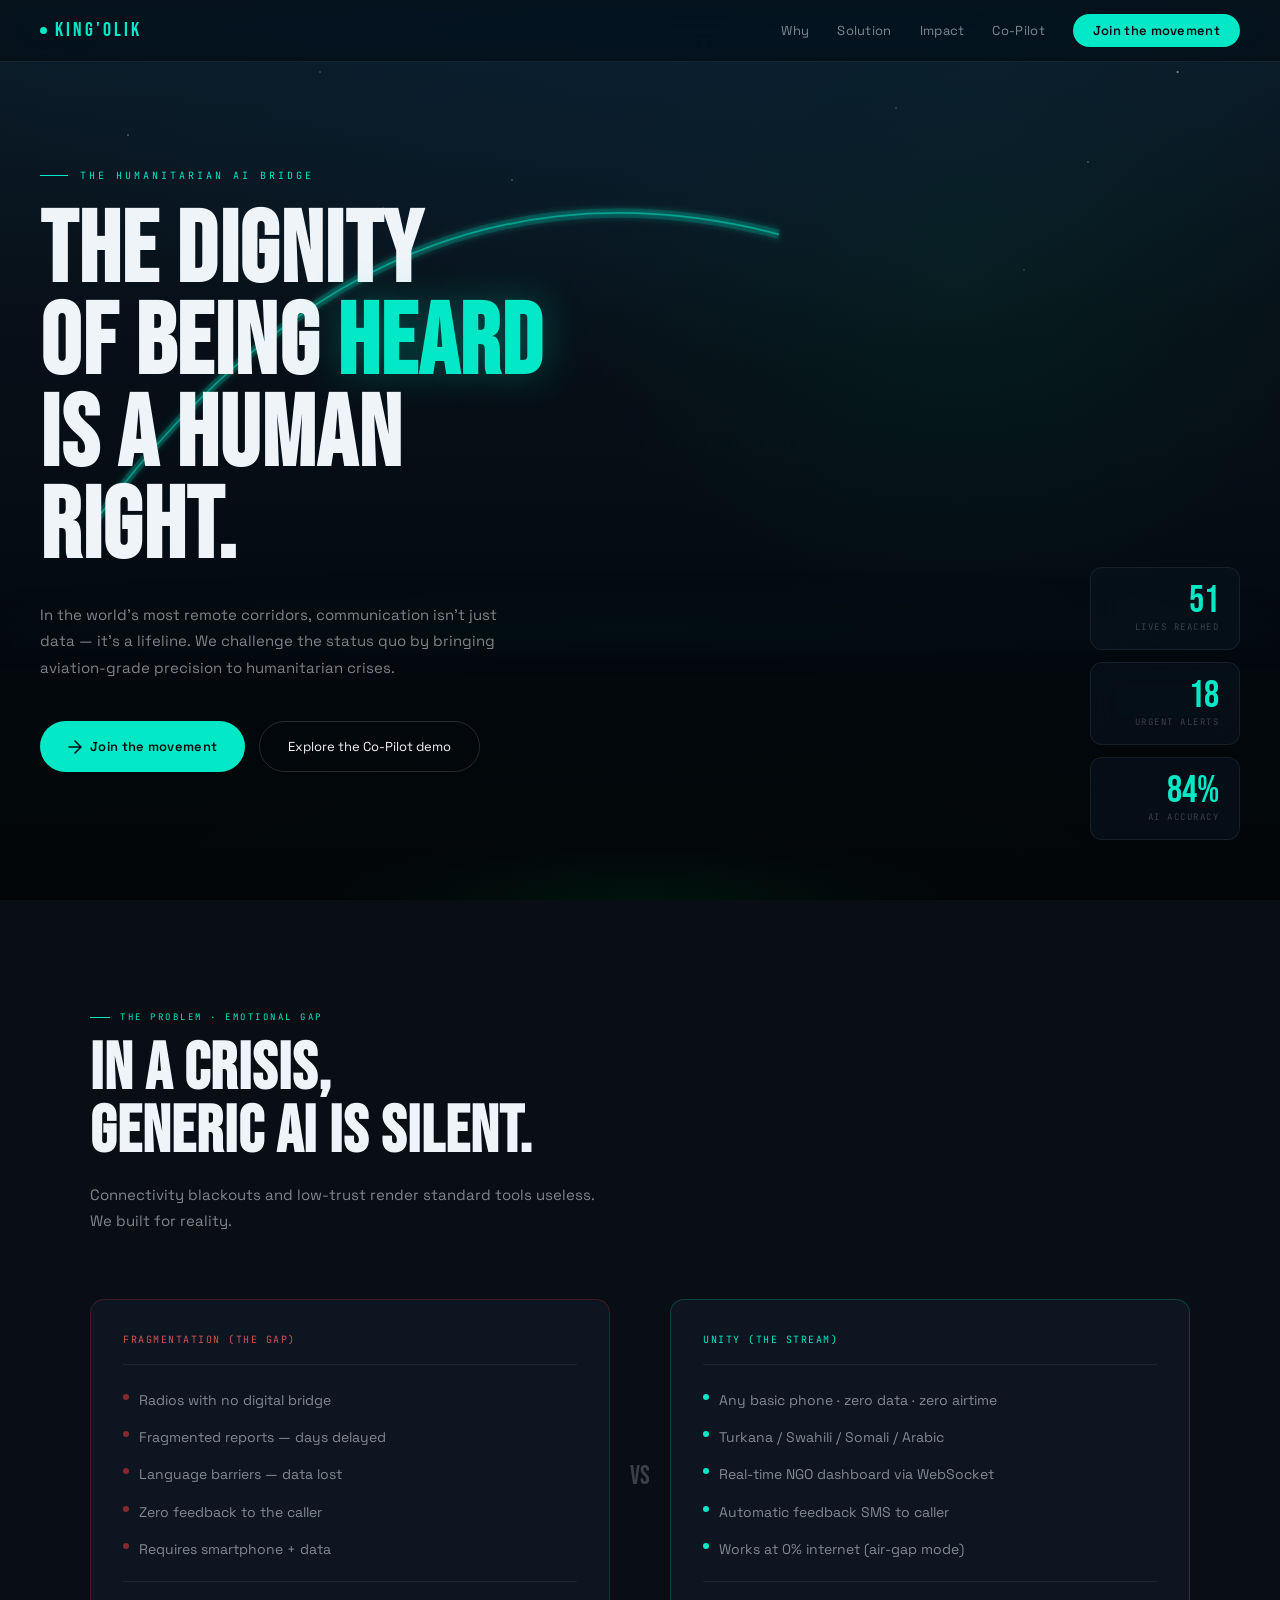
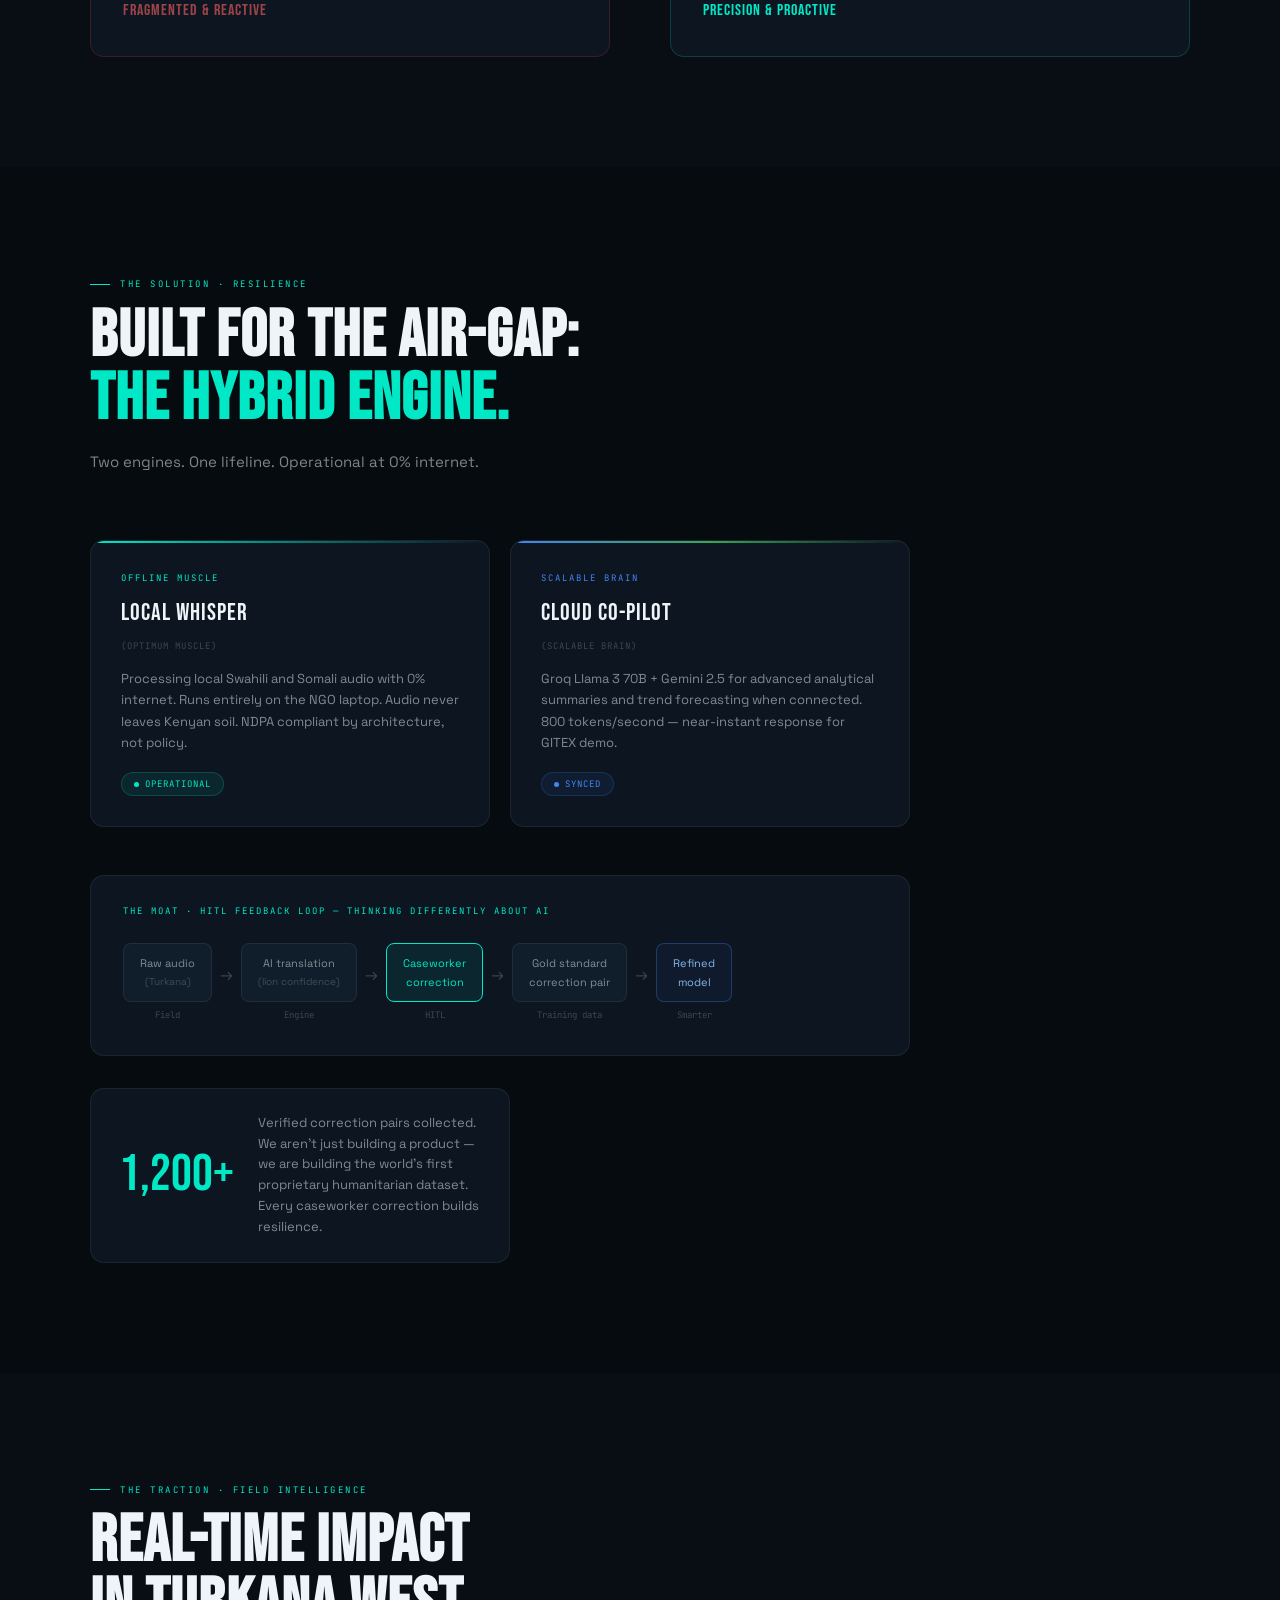
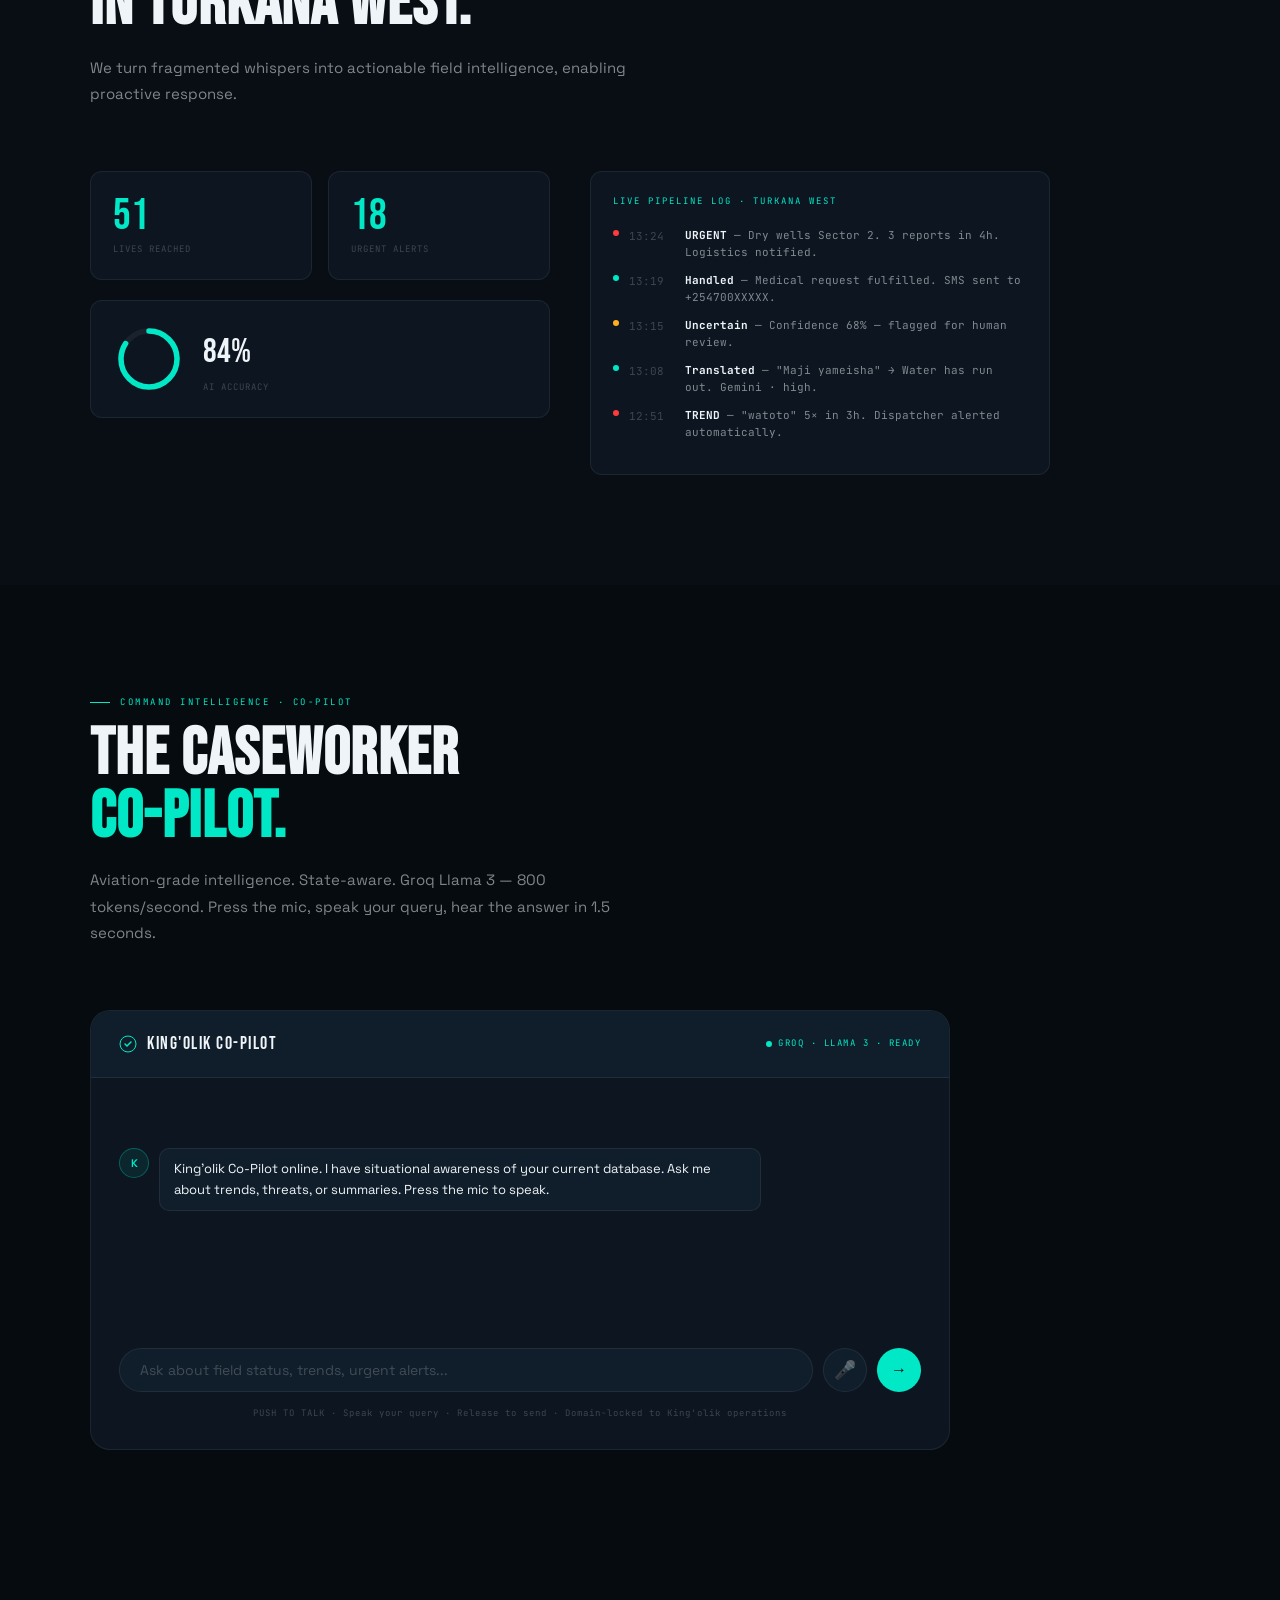
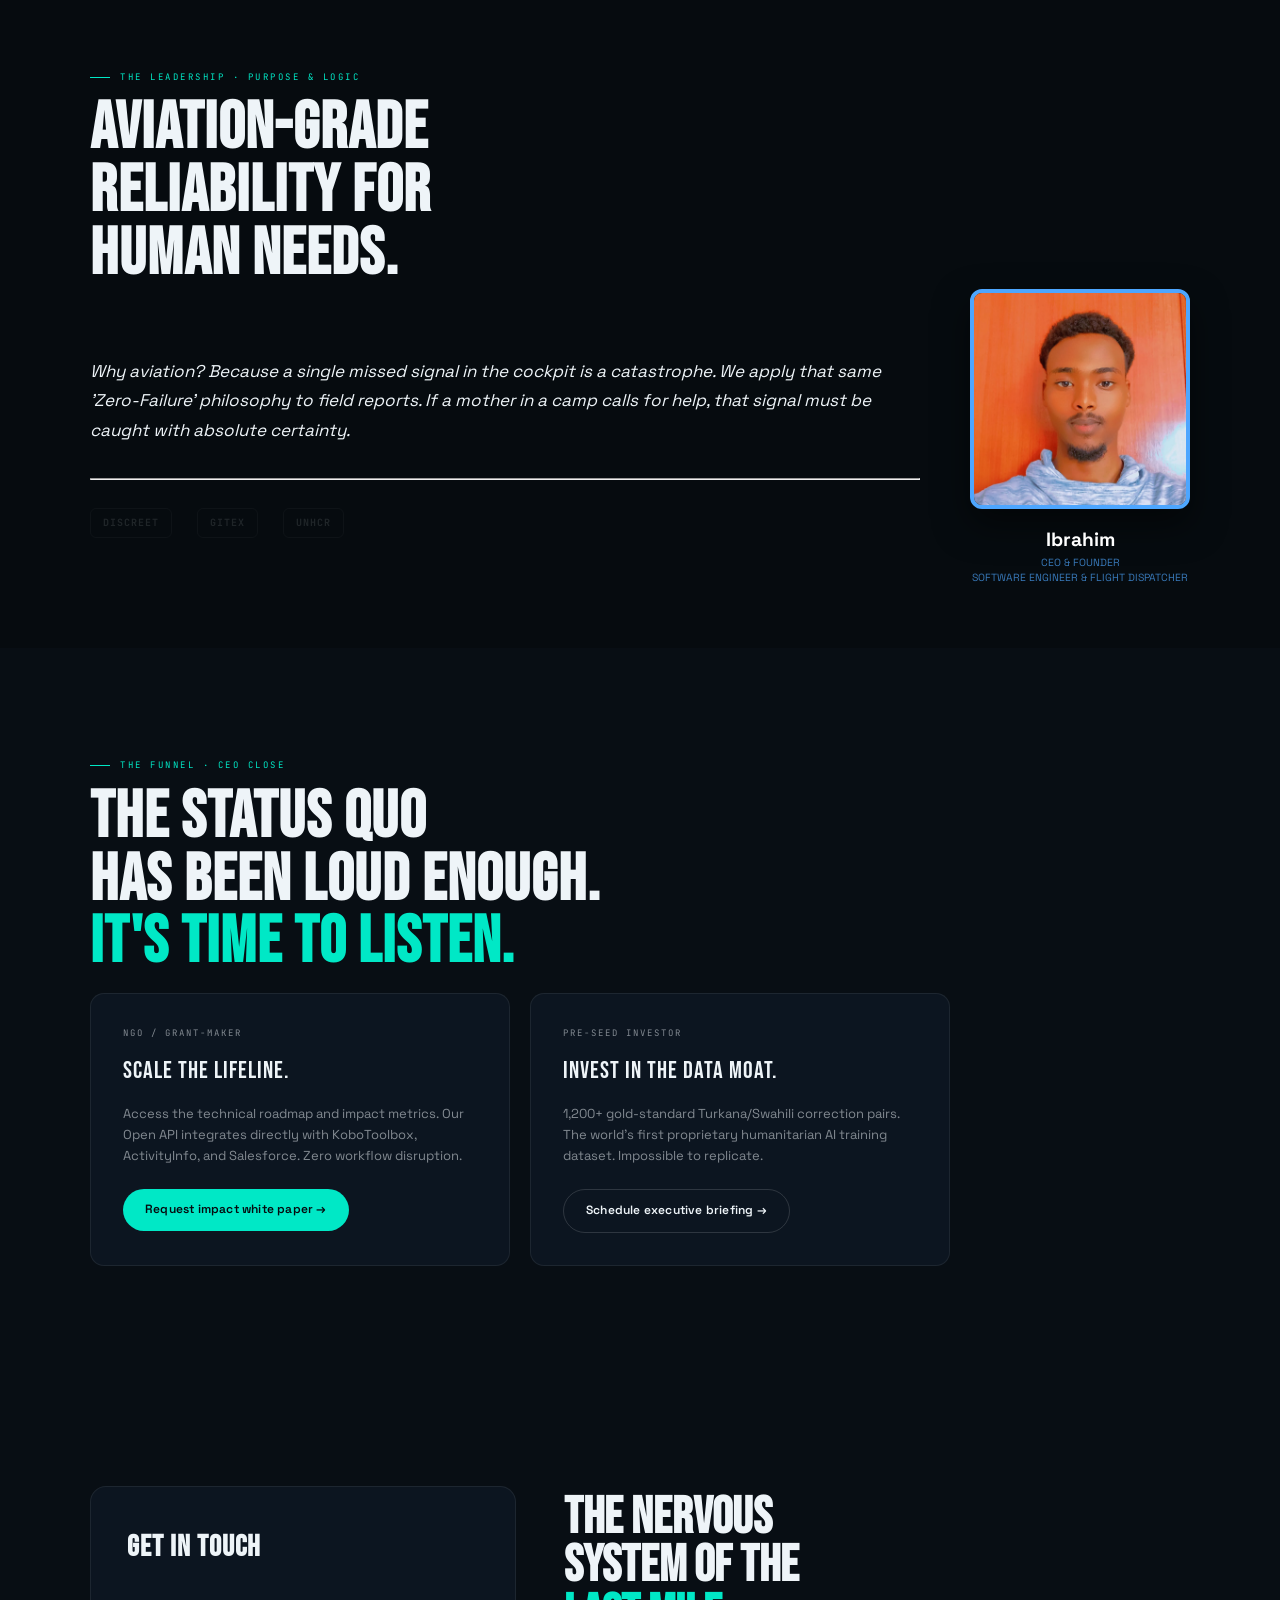
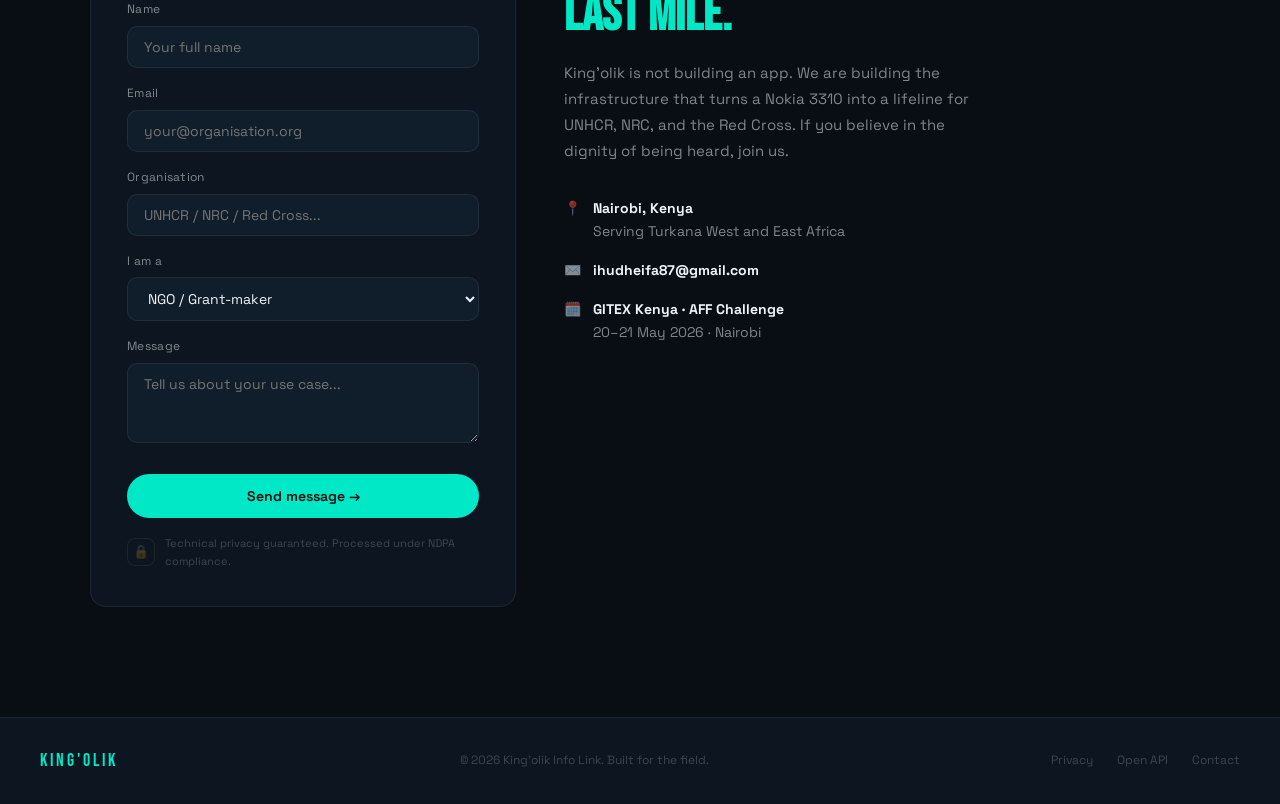
<file: kingolik-frontend/index.html>
<!DOCTYPE html>
<html lang="en">

<head>
    <meta name="description"
        content="King'olik Infrastructure: Voice-based humanitarian reporting for Turkana West and refugee environments.">
    <meta name="author" content="Hutheifa Ibrahim, Founder & CEO of King'olik">
    <meta property="og:title" content="King'olik — The Dignity of Being Heard">
    <meta property="og:image" content="https://kingolik-infrastructure.netlify.app/preview.jpg">
    <meta property="og:image" content="preview.jpg">
    <meta charset="UTF-8">
    <meta name="viewport" content="width=device-width, initial-scale=1.0">
    <title>King'olik — The Dignity of Being Heard Is a Human Right</title>
    <link rel="preconnect" href="https://fonts.googleapis.com">
    <link
        href="https://fonts.googleapis.com/css2?family=Bebas+Neue&family=Space+Grotesk:wght@300;400;500;600&family=JetBrains+Mono:wght@400;500&display=swap"
        rel="stylesheet">
    <style>
        :root {
            --ink: #060b0f;
            --deep: #080e14;
            --surface: #0c1520;
            --surface2: #101d2a;
            --surface3: #152233;
            --glass: rgba(8, 18, 28, 0.72);
            --border: rgba(255, 255, 255, 0.07);
            --border2: rgba(255, 255, 255, 0.14);
            --teal: #00e8c6;
            --teal2: #00b89e;
            --teal-glow: rgba(0, 232, 198, 0.15);
            --teal-dim: rgba(0, 232, 198, 0.08);
            --arc: #4df0d8;
            --white: #eef4f8;
            --muted: rgba(238, 244, 248, 0.52);
            --dim: rgba(238, 244, 248, 0.22);
            --red: #ff3b3b;
            --amber: #ffb020;
            --blue: #3d8bff;
        }

        * {
            margin: 0;
            padding: 0;
            box-sizing: border-box
        }

        html {
            scroll-behavior: smooth
        }

        body {
            background: var(--ink);
            color: var(--white);
            font-family: 'Space Grotesk', sans-serif;
            font-size: 16px;
            line-height: 1.65;
            overflow-x: hidden;
        }

        /* ════════ SCROLLBAR ════════ */
        ::-webkit-scrollbar {
            width: 4px
        }

        ::-webkit-scrollbar-track {
            background: var(--ink)
        }

        ::-webkit-scrollbar-thumb {
            background: var(--teal);
            border-radius: 2px
        }

        /* ════════ NAV — frosted glass morphism ════════ */
        nav {
            position: fixed;
            top: 0;
            left: 0;
            right: 0;
            z-index: 200;
            display: flex;
            align-items: center;
            justify-content: space-between;
            padding: 0 40px;
            height: 62px;
            background: rgba(6, 11, 15, 0.6);
            backdrop-filter: blur(18px) saturate(160%);
            -webkit-backdrop-filter: blur(18px) saturate(160%);
            border-bottom: 0.5px solid var(--border);
            transition: background 0.3s;
        }

        nav.scrolled {
            background: rgba(6, 11, 15, 0.88)
        }

        .nav-logo {
            font-family: 'Bebas Neue', sans-serif;
            font-size: 20px;
            letter-spacing: 3px;
            color: var(--teal);
            text-decoration: none;
            display: flex;
            align-items: center;
            gap: 8px;
        }

        .nav-logo-dot {
            width: 7px;
            height: 7px;
            border-radius: 50%;
            background: var(--teal);
            animation: navdot 2.5s ease-in-out infinite;
        }

        @keyframes navdot {

            0%,
            100% {
                opacity: 1;
                transform: scale(1)
            }

            50% {
                opacity: 0.4;
                transform: scale(0.7)
            }
        }

        .nav-links {
            display: flex;
            align-items: center;
            gap: 28px;
            list-style: none
        }

        .nav-links a {
            color: var(--muted);
            text-decoration: none;
            font-size: 13px;
            letter-spacing: 0.3px;
            transition: color 0.2s;
        }

        .nav-links a:hover {
            color: var(--white)
        }

        .nav-cta {
            background: var(--teal);
            color: var(--ink) !important;
            padding: 8px 20px;
            border-radius: 100px;
            font-weight: 600 !important;
            font-size: 13px !important;
            transition: all 0.2s !important;
        }

        .nav-cta:hover {
            background: #00c9ab !important;
            transform: translateY(-1px)
        }

        @media(max-width:768px) {
            nav {
                padding: 0 20px
            }

            .nav-links {
                display: none
            }
        }

        /* ════════ HERO ════════ */
        .hero {
            position: relative;
            min-height: 100vh;
            display: flex;
            align-items: center;
            overflow: hidden;
            padding: 120px 40px 80px;
        }

        /* Atmospheric sky layers — replicate the deep teal-navy gradient from the image */
        .hero-sky {
            position: absolute;
            inset: 0;
            z-index: 0;
            background:
                radial-gradient(ellipse 90% 70% at 50% 0%, #0a1f2e 0%, transparent 60%),
                radial-gradient(ellipse 60% 80% at 75% 30%, rgba(0, 80, 60, 0.2) 0%, transparent 50%),
                radial-gradient(ellipse 100% 50% at 50% 100%, #040a10 0%, transparent 70%),
                linear-gradient(180deg, #0c1e2c 0%, #071018 35%, #040c14 60%, #020608 100%);
        }

        /* Stars */
        .hero-stars {
            position: absolute;
            inset: 0;
            z-index: 1;
            background-image:
                radial-gradient(1px 1px at 10% 15%, rgba(255, 255, 255, 0.7) 0%, transparent 100%),
                radial-gradient(1px 1px at 25% 8%, rgba(255, 255, 255, 0.5) 0%, transparent 100%),
                radial-gradient(1px 1px at 40% 20%, rgba(255, 255, 255, 0.6) 0%, transparent 100%),
                radial-gradient(1.5px 1.5px at 55% 5%, rgba(255, 255, 255, 0.8) 0%, transparent 100%),
                radial-gradient(1px 1px at 70% 12%, rgba(255, 255, 255, 0.5) 0%, transparent 100%),
                radial-gradient(1px 1px at 85% 18%, rgba(255, 255, 255, 0.6) 0%, transparent 100%),
                radial-gradient(1px 1px at 15% 35%, rgba(255, 255, 255, 0.3) 0%, transparent 100%),
                radial-gradient(1px 1px at 80% 30%, rgba(255, 255, 255, 0.4) 0%, transparent 100%),
                radial-gradient(1.5px 1.5px at 92% 8%, rgba(255, 255, 255, 0.7) 0%, transparent 100%),
                radial-gradient(1px 1px at 5% 45%, rgba(255, 255, 255, 0.3) 0%, transparent 100%);
        }

        /* Arc trajectory — the glowing signal arc from the image */
        .hero-arc {
            position: absolute;
            z-index: 2;
            top: 0;
            left: 0;
            width: 100%;
            height: 65%;
            pointer-events: none;
        }

        /* Village silhouette at the bottom */
        .hero-terrain {
            position: absolute;
            bottom: 0;
            left: 0;
            right: 0;
            z-index: 3;
            height: 38%;
            background:
                radial-gradient(ellipse 40% 30% at 50% 100%, rgba(0, 20, 15, 0.9) 0%, transparent 60%),
                linear-gradient(to top, #020608 0%, transparent 100%);
        }

        /* Ground fog layer */
        .hero-fog {
            position: absolute;
            bottom: 28%;
            left: 0;
            right: 0;
            z-index: 4;
            height: 20%;
            background: radial-gradient(ellipse 100% 50% at 50% 100%, rgba(0, 40, 30, 0.25) 0%, transparent 70%);
            filter: blur(12px);
        }

        .hero-content {
            position: relative;
            z-index: 10;
            max-width: 640px;
        }

        .hero-eyebrow {
            font-family: 'JetBrains Mono', monospace;
            font-size: 10px;
            letter-spacing: 3px;
            color: var(--teal);
            text-transform: uppercase;
            margin-bottom: 22px;
            display: flex;
            align-items: center;
            gap: 12px;
            opacity: 0;
            animation: fadeUp 0.8s 0.2s forwards;
        }

        .hero-eyebrow-line {
            width: 28px;
            height: 1px;
            background: var(--teal);
            display: block;
        }

        .hero-h1 {
            font-family: 'Bebas Neue', sans-serif;
            font-size: clamp(60px, 8.5vw, 100px);
            line-height: 0.92;
            letter-spacing: 1.5px;
            margin-bottom: 28px;
            opacity: 0;
            animation: fadeUp 0.8s 0.35s forwards;
        }

        .hero-h1 em {
            font-style: normal;
            color: var(--teal);
            text-shadow: 0 0 40px rgba(0, 232, 198, 0.3);
        }

        .hero-sub {
            font-size: 15px;
            color: var(--muted);
            max-width: 460px;
            line-height: 1.75;
            margin-bottom: 40px;
            opacity: 0;
            animation: fadeUp 0.8s 0.5s forwards;
        }

        .hero-btns {
            display: flex;
            gap: 14px;
            flex-wrap: wrap;
            opacity: 0;
            animation: fadeUp 0.8s 0.65s forwards;
        }

        .btn-pri {
            background: var(--teal);
            color: var(--ink);
            padding: 14px 28px;
            border-radius: 100px;
            font-weight: 600;
            font-size: 13px;
            text-decoration: none;
            letter-spacing: 0.3px;
            transition: all 0.2s;
            display: inline-flex;
            align-items: center;
            gap: 8px;
        }

        .btn-pri:hover {
            background: #00c9ab;
            transform: translateY(-2px)
        }

        .btn-sec {
            border: 1px solid var(--border2);
            color: var(--white);
            padding: 14px 28px;
            border-radius: 100px;
            font-size: 13px;
            text-decoration: none;
            transition: all 0.2s;
            display: inline-flex;
            align-items: center;
            gap: 8px;
        }

        .btn-sec:hover {
            border-color: var(--teal);
            color: var(--teal)
        }

        /* Floating stats card — top right of hero */
        .hero-stats {
            position: absolute;
            right: 40px;
            bottom: 60px;
            z-index: 10;
            display: flex;
            flex-direction: column;
            gap: 12px;
            opacity: 0;
            animation: fadeUp 0.8s 0.9s forwards;
        }

        .hstat {
            background: var(--glass);
            border: 0.5px solid var(--border);
            backdrop-filter: blur(16px);
            border-radius: 12px;
            padding: 14px 20px;
            text-align: right;
            min-width: 150px;
        }

        .hstat-num {
            font-family: 'Bebas Neue', sans-serif;
            font-size: 38px;
            color: var(--teal);
            line-height: 1;
        }

        .hstat-label {
            font-family: 'JetBrains Mono', monospace;
            font-size: 9px;
            color: var(--dim);
            text-transform: uppercase;
            letter-spacing: 1.5px;
        }

        @keyframes fadeUp {
            from {
                opacity: 0;
                transform: translateY(20px)
            }

            to {
                opacity: 1;
                transform: translateY(0)
            }
        }

        /* ════════ SECTION BASE ════════ */
        .sec {
            padding: 110px 40px
        }

        .sec-inner {
            max-width: 1100px;
            margin: 0 auto
        }

        .sec-label {
            font-family: 'JetBrains Mono', monospace;
            font-size: 9px;
            letter-spacing: 2.5px;
            color: var(--teal);
            text-transform: uppercase;
            margin-bottom: 14px;
            display: flex;
            align-items: center;
            gap: 10px;
        }

        .sec-label::before {
            content: '';
            width: 20px;
            height: 1px;
            background: var(--teal);
            display: block
        }

        .sec-h2 {
            font-family: 'Bebas Neue', sans-serif;
            font-size: clamp(40px, 5.5vw, 66px);
            line-height: 0.95;
            letter-spacing: 1px;
            margin-bottom: 18px;
        }

        .sec-sub {
            color: var(--muted);
            font-size: 15px;
            max-width: 560px;
            line-height: 1.75;
            margin-bottom: 64px;
        }

        /* ════════ PROBLEM ════════ */
        .sec-problem {
            background: var(--deep)
        }

        .vs-wrap {
            display: grid;
            grid-template-columns: 1fr 60px 1fr;
            gap: 0;
            align-items: stretch;
        }

        .vs-card {
            background: var(--surface);
            border: 0.5px solid var(--border);
            border-radius: 14px;
            padding: 32px;
        }

        .vs-card.bad {
            border-color: rgba(255, 59, 59, 0.2)
        }

        .vs-card.good {
            border-color: rgba(0, 232, 198, 0.2)
        }

        .vs-head {
            font-family: 'JetBrains Mono', monospace;
            font-size: 10px;
            letter-spacing: 1.5px;
            text-transform: uppercase;
            margin-bottom: 24px;
            padding-bottom: 16px;
            border-bottom: 0.5px solid var(--border);
        }

        .bad .vs-head {
            color: rgba(255, 100, 100, 0.8)
        }

        .good .vs-head {
            color: var(--teal)
        }

        .vs-row {
            display: flex;
            align-items: flex-start;
            gap: 10px;
            margin-bottom: 14px;
            font-size: 14px;
            color: var(--muted);
        }

        .vs-dot {
            width: 6px;
            height: 6px;
            border-radius: 50%;
            flex-shrink: 0;
            margin-top: 5px
        }

        .bad .vs-dot {
            background: rgba(255, 59, 59, 0.5)
        }

        .good .vs-dot {
            background: var(--teal)
        }

        .vs-mid {
            display: flex;
            align-items: center;
            justify-content: center;
            font-family: 'Bebas Neue', sans-serif;
            font-size: 26px;
            color: var(--dim);
        }

        .vs-foot {
            margin-top: 20px;
            padding-top: 16px;
            border-top: 0.5px solid var(--border);
        }

        .vs-verdict {
            font-family: 'Bebas Neue', sans-serif;
            font-size: 16px;
            letter-spacing: 1px;
        }

        .bad .vs-verdict {
            color: rgba(255, 100, 100, 0.6)
        }

        .good .vs-verdict {
            color: var(--teal)
        }

        /* ════════ SOLUTION / ENGINE ════════ */
        .sec-solution {
            background: var(--ink)
        }

        .engine-grid {
            display: grid;
            grid-template-columns: 1fr 1fr;
            gap: 20px;
            max-width: 820px;
        }

        .eng {
            background: var(--surface);
            border: 0.5px solid var(--border);
            border-radius: 14px;
            padding: 30px;
            position: relative;
            overflow: hidden;
        }

        .eng::after {
            content: '';
            position: absolute;
            top: 0;
            left: 0;
            right: 0;
            height: 2px;
        }

        .eng.local::after {
            background: linear-gradient(90deg, var(--teal), transparent)
        }

        .eng.cloud::after {
            background: linear-gradient(90deg, #4285f4, #34a853, transparent)
        }

        .eng-badge {
            font-family: 'JetBrains Mono', monospace;
            font-size: 9px;
            letter-spacing: 2px;
            text-transform: uppercase;
            margin-bottom: 8px;
        }

        .local .eng-badge {
            color: var(--teal)
        }

        .cloud .eng-badge {
            color: #4285f4
        }

        .eng-name {
            font-family: 'Bebas Neue', sans-serif;
            font-size: 24px;
            letter-spacing: 1px;
            margin-bottom: 6px;
        }

        .eng-sub {
            font-family: 'JetBrains Mono', monospace;
            font-size: 9px;
            letter-spacing: 1px;
            text-transform: uppercase;
            color: var(--dim);
            margin-bottom: 14px;
        }

        .eng-desc {
            font-size: 13px;
            color: var(--muted);
            line-height: 1.65
        }

        .eng-status {
            display: inline-flex;
            align-items: center;
            gap: 6px;
            margin-top: 18px;
            padding: 4px 12px;
            border-radius: 100px;
            font-family: 'JetBrains Mono', monospace;
            font-size: 9px;
            letter-spacing: 1px;
            text-transform: uppercase;
        }

        .st-op {
            background: rgba(0, 232, 198, 0.08);
            color: var(--teal);
            border: 0.5px solid rgba(0, 232, 198, 0.2)
        }

        .st-sy {
            background: rgba(66, 133, 244, 0.08);
            color: #4285f4;
            border: 0.5px solid rgba(66, 133, 244, 0.2)
        }

        .st-dot {
            width: 5px;
            height: 5px;
            border-radius: 50%
        }

        .st-op .st-dot {
            background: var(--teal);
            animation: navdot 2s infinite
        }

        .st-sy .st-dot {
            background: #4285f4
        }

        /* HITL Flow */
        .hitl {
            margin-top: 48px;
            max-width: 820px;
            background: var(--surface);
            border: 0.5px solid var(--border);
            border-radius: 14px;
            padding: 28px 32px;
        }

        .hitl-title {
            font-family: 'JetBrains Mono', monospace;
            font-size: 9px;
            letter-spacing: 2px;
            text-transform: uppercase;
            color: var(--teal);
            margin-bottom: 24px;
        }

        .hitl-flow {
            display: flex;
            align-items: center;
            gap: 0;
            overflow-x: auto;
            padding-bottom: 4px;
        }

        .hf-step {
            display: flex;
            flex-direction: column;
            align-items: center;
            gap: 6px;
            flex-shrink: 0
        }

        .hf-box {
            background: var(--surface2);
            border: 0.5px solid var(--border);
            border-radius: 8px;
            padding: 10px 16px;
            font-size: 11px;
            text-align: center;
            white-space: nowrap;
            color: var(--muted);
        }

        .hf-box.hl {
            border-color: var(--teal);
            background: var(--teal-dim);
            color: var(--teal)
        }

        .hf-box.res {
            border-color: rgba(66, 133, 244, 0.3);
            background: rgba(66, 133, 244, 0.06);
            color: #85b7eb
        }

        .hf-label {
            font-size: 9px;
            color: var(--dim);
            font-family: 'JetBrains Mono', monospace
        }

        .hf-arr {
            color: var(--dim);
            font-size: 16px;
            margin: 0 8px;
            flex-shrink: 0;
            padding-top: 0;
            margin-top: -16px
        }

        .corrections-stat {
            margin-top: 32px;
            max-width: 420px;
            background: var(--surface);
            border: 0.5px solid var(--border);
            border-radius: 14px;
            padding: 24px 28px;
            display: flex;
            align-items: center;
            gap: 24px;
        }

        .cs-num {
            font-family: 'Bebas Neue', sans-serif;
            font-size: 52px;
            color: var(--teal);
            line-height: 1;
            flex-shrink: 0;
        }

        .cs-text {
            font-size: 13px;
            color: var(--muted);
            line-height: 1.6
        }

        /* ════════ TRACTION ════════ */
        .sec-traction {
            background: var(--deep)
        }

        .tr-grid {
            display: grid;
            grid-template-columns: 1fr 1fr;
            gap: 40px;
            align-items: start;
            max-width: 960px
        }

        .tr-stats {
            display: grid;
            grid-template-columns: 1fr 1fr;
            gap: 16px;
            margin-bottom: 20px
        }

        .trstat {
            background: var(--surface);
            border: 0.5px solid var(--border);
            border-radius: 12px;
            padding: 22px;
        }

        .trstat-num {
            font-family: 'Bebas Neue', sans-serif;
            font-size: 44px;
            color: var(--teal);
            line-height: 1;
            margin-bottom: 4px;
        }

        .trstat-label {
            font-family: 'JetBrains Mono', monospace;
            font-size: 9px;
            color: var(--dim);
            text-transform: uppercase;
            letter-spacing: 1px;
        }

        .acc-ring {
            background: var(--surface);
            border: 0.5px solid var(--border);
            border-radius: 12px;
            padding: 22px;
            display: flex;
            align-items: center;
            gap: 18px;
        }

        .ring-num {
            font-family: 'Bebas Neue', sans-serif;
            font-size: 34px;
            color: var(--white);
        }

        .ring-sub {
            font-family: 'JetBrains Mono', monospace;
            font-size: 9px;
            color: var(--dim);
            text-transform: uppercase;
            letter-spacing: 1px;
        }

        .log-panel {
            background: var(--surface);
            border: 0.5px solid var(--border);
            border-radius: 12px;
            padding: 22px;
        }

        .log-hdr {
            font-family: 'JetBrains Mono', monospace;
            font-size: 9px;
            letter-spacing: 2px;
            text-transform: uppercase;
            color: var(--teal);
            margin-bottom: 18px;
        }

        .le {
            display: flex;
            align-items: flex-start;
            gap: 10px;
            margin-bottom: 12px;
            font-family: 'JetBrains Mono', monospace;
            font-size: 11px;
        }

        .le-dot {
            width: 6px;
            height: 6px;
            border-radius: 50%;
            flex-shrink: 0;
            margin-top: 3px
        }

        .le-dot.r {
            background: var(--red)
        }

        .le-dot.g {
            background: var(--teal)
        }

        .le-dot.a {
            background: var(--amber)
        }

        .le-t {
            color: var(--dim);
            flex-shrink: 0;
            width: 46px
        }

        .le-m {
            color: var(--muted);
            line-height: 1.5
        }

        .le-m strong {
            color: var(--white)
        }

        /* ════════ LEADERSHIP ════════ */
        .sec-lead {
            background: var(--ink)
        }

        .founder {
            background: var(--surface);
            border: 0.5px solid var(--border);
            border-radius: 16px;
            padding: 44px;
            max-width: 640px;
        }

        .fq-mark {
            font-family: 'Bebas Neue', sans-serif;
            font-size: 90px;
            color: var(--teal);
            line-height: 0.5;
            opacity: 0.25;
            margin-bottom: 16px;
        }

        .fq {
            font-size: 17px;
            line-height: 1.75;
            color: var(--white);
            font-style: italic;
            margin-bottom: 32px
        }

        .fi {
            display: flex;
            align-items: center;
            gap: 16px
        }

        .fi-av {
            width: 56px;
            height: 56px;
            border-radius: 50%;
            background: linear-gradient(135deg, #0d2222, #092020);
            border: 2px solid var(--teal);
            display: flex;
            align-items: center;
            justify-content: center;
            font-family: 'Bebas Neue', sans-serif;
            font-size: 20px;
            color: var(--teal);
            flex-shrink: 0;
        }

        .fi-name {
            font-weight: 600;
            font-size: 15px
        }

        .fi-title {
            font-size: 12px;
            color: var(--muted)
        }

        .partners {
            display: flex;
            gap: 16px;
            flex-wrap: wrap;
            margin-top: 28px
        }

        .partner {
            font-family: 'JetBrains Mono', monospace;
            font-size: 10px;
            color: var(--dim);
            letter-spacing: 1px;
            text-transform: uppercase;
            padding: 6px 12px;
            border: 0.5px solid var(--border);
            border-radius: 6px;
        }

        /* ════════ FUNNEL ════════ */
        .sec-funnel {
            background: var(--deep)
        }

        .funnel-grid {
            display: grid;
            grid-template-columns: 1fr 1fr;
            gap: 20px;
            max-width: 860px
        }

        .fcrd {
            background: var(--surface);
            border: 0.5px solid var(--border);
            border-radius: 14px;
            padding: 32px;
        }

        .fcrd-lbl {
            font-family: 'JetBrains Mono', monospace;
            font-size: 9px;
            letter-spacing: 2px;
            text-transform: uppercase;
            color: var(--muted);
            margin-bottom: 10px;
        }

        .fcrd-h {
            font-family: 'Bebas Neue', sans-serif;
            font-size: 24px;
            letter-spacing: 1px;
            margin-bottom: 12px;
        }

        .fcrd-p {
            font-size: 13px;
            color: var(--muted);
            line-height: 1.65;
            margin-bottom: 22px
        }

        .fbtn {
            display: inline-flex;
            align-items: center;
            gap: 6px;
            padding: 11px 22px;
            border-radius: 100px;
            font-size: 12px;
            font-weight: 600;
            text-decoration: none;
            transition: all 0.2s;
            letter-spacing: 0.2px;
        }

        .fbtn.t {
            background: var(--teal);
            color: var(--ink)
        }

        .fbtn.t:hover {
            background: #00c9ab
        }

        .fbtn.o {
            border: 1px solid var(--border2);
            color: var(--white)
        }

        .fbtn.o:hover {
            border-color: var(--teal);
            color: var(--teal)
        }

        /* ════════ COPILOT ════════ */
        .sec-copilot {
            background: var(--ink)
        }

        .copilot-wrap {
            max-width: 860px;
            background: var(--surface);
            border: 0.5px solid var(--border);
            border-radius: 20px;
            overflow: hidden;
        }

        .copilot-header {
            background: var(--surface2);
            border-bottom: 0.5px solid var(--border);
            padding: 18px 28px;
            display: flex;
            align-items: center;
            justify-content: space-between;
        }

        .copilot-title {
            display: flex;
            align-items: center;
            gap: 10px;
            font-family: 'Bebas Neue', sans-serif;
            font-size: 18px;
            letter-spacing: 1.5px;
        }

        .copilot-status {
            display: flex;
            align-items: center;
            gap: 6px;
            font-family: 'JetBrains Mono', monospace;
            font-size: 9px;
            letter-spacing: 1.5px;
            text-transform: uppercase;
            color: var(--teal);
        }

        .copilot-body {
            padding: 28px
        }

        .copilot-messages {
            min-height: 180px;
            max-height: 260px;
            overflow-y: auto;
            margin-bottom: 20px;
            display: flex;
            flex-direction: column;
            gap: 12px;
        }

        .msg {
            display: flex;
            gap: 10px;
            align-items: flex-start;
        }

        .msg.user {
            flex-direction: row-reverse
        }

        .msg-av {
            width: 30px;
            height: 30px;
            border-radius: 50%;
            display: flex;
            align-items: center;
            justify-content: center;
            font-size: 11px;
            font-weight: 600;
            flex-shrink: 0;
        }

        .msg-av.bot {
            background: var(--teal-dim);
            color: var(--teal);
            border: 0.5px solid rgba(0, 232, 198, 0.3)
        }

        .msg-av.usr {
            background: var(--surface3);
            color: var(--muted)
        }

        .msg-text {
            background: var(--surface2);
            border: 0.5px solid var(--border);
            border-radius: 10px;
            padding: 10px 14px;
            font-size: 13px;
            color: var(--white);
            max-width: 75%;
            line-height: 1.6;
        }

        .msg.user .msg-text {
            background: var(--teal-dim);
            border-color: rgba(0, 232, 198, 0.2)
        }

        .thinking {
            display: flex;
            gap: 4px;
            align-items: center;
            padding: 12px 14px;
        }

        .thinking span {
            width: 5px;
            height: 5px;
            border-radius: 50%;
            background: var(--teal);
            opacity: 0.4;
            animation: think 1.2s ease-in-out infinite;
        }

        .thinking span:nth-child(2) {
            animation-delay: 0.2s
        }

        .thinking span:nth-child(3) {
            animation-delay: 0.4s
        }

        @keyframes think {

            0%,
            100% {
                opacity: 0.2;
                transform: scale(0.8)
            }

            50% {
                opacity: 1;
                transform: scale(1.2)
            }
        }

        /* Waveform */
        .waveform {
            display: flex;
            align-items: center;
            gap: 3px;
            height: 28px;
            margin-bottom: 14px;
            opacity: 0;
            transition: opacity 0.3s;
        }

        .waveform.active {
            opacity: 1
        }

        .wave-bar {
            width: 3px;
            border-radius: 2px;
            background: var(--teal);
            animation: wave 0.8s ease-in-out infinite;
        }

        @keyframes wave {

            0%,
            100% {
                height: 4px;
                opacity: 0.3
            }

            50% {
                height: 22px;
                opacity: 1
            }
        }

        .copilot-input-row {
            display: flex;
            gap: 10px;
            align-items: center;
        }

        .copilot-input {
            flex: 1;
            background: var(--surface2);
            border: 0.5px solid var(--border);
            border-radius: 100px;
            padding: 12px 20px;
            color: var(--white);
            font-family: 'Space Grotesk', sans-serif;
            font-size: 14px;
            outline: none;
            transition: border-color 0.2s;
        }

        .copilot-input:focus {
            border-color: var(--teal)
        }

        .copilot-input::placeholder {
            color: var(--dim)
        }

        .mic-btn {
            width: 44px;
            height: 44px;
            border-radius: 50%;
            background: var(--surface2);
            border: 0.5px solid var(--border);
            display: flex;
            align-items: center;
            justify-content: center;
            cursor: pointer;
            transition: all 0.2s;
            flex-shrink: 0;
            color: var(--muted);
            font-size: 18px;
        }

        .mic-btn:hover {
            border-color: var(--teal);
            color: var(--teal)
        }

        .mic-btn.listening {
            background: rgba(255, 59, 59, 0.1);
            border-color: var(--red);
            color: var(--red);
            animation: pulse-red 1s ease-in-out infinite;
        }

        @keyframes pulse-red {

            0%,
            100% {
                box-shadow: 0 0 0 0 rgba(255, 59, 59, 0.3)
            }

            50% {
                box-shadow: 0 0 0 8px transparent
            }
        }

        .send-btn {
            width: 44px;
            height: 44px;
            border-radius: 50%;
            background: var(--teal);
            border: none;
            display: flex;
            align-items: center;
            justify-content: center;
            cursor: pointer;
            transition: all 0.2s;
            flex-shrink: 0;
            color: var(--ink);
            font-size: 16px;
        }

        .send-btn:hover {
            background: #00c9ab;
            transform: scale(1.05)
        }

        .copilot-hint {
            font-family: 'JetBrains Mono', monospace;
            font-size: 9px;
            color: var(--dim);
            letter-spacing: 1px;
            text-align: center;
            margin-top: 14px;
        }

        /* ════════ CONTACT ════════ */
        .sec-contact {
            background: var(--deep)
        }

        .contact-grid {
            display: grid;
            grid-template-columns: 1fr 1fr;
            gap: 48px;
            max-width: 900px
        }

        .cform {
            background: var(--surface);
            border: 0.5px solid var(--border);
            border-radius: 16px;
            padding: 36px;
        }

        .cform h3 {
            font-family: 'Bebas Neue', sans-serif;
            font-size: 30px;
            letter-spacing: 1px;
            margin-bottom: 28px;
        }

        .ff {
            margin-bottom: 16px
        }

        .ff label {
            display: block;
            font-size: 12px;
            color: var(--muted);
            margin-bottom: 6px;
            letter-spacing: 0.3px
        }

        .ff input,
        .ff select,
        .ff textarea {
            width: 100%;
            background: var(--surface2);
            border: 0.5px solid var(--border);
            border-radius: 10px;
            padding: 11px 16px;
            color: var(--white);
            font-family: 'Space Grotesk', sans-serif;
            font-size: 14px;
            outline: none;
            transition: border-color 0.2s;
        }

        .ff input:focus,
        .ff select:focus,
        .ff textarea:focus {
            border-color: var(--teal)
        }

        .ff select option {
            background: var(--surface2);
            color: var(--white)
        }

        .ff textarea {
            min-height: 80px;
            resize: vertical
        }

        .fsub {
            width: 100%;
            background: var(--teal);
            color: var(--ink);
            border: none;
            padding: 13px;
            border-radius: 100px;
            font-size: 14px;
            font-weight: 600;
            cursor: pointer;
            font-family: 'Space Grotesk', sans-serif;
            transition: background 0.2s;
            margin-top: 6px;
        }

        .fsub:hover {
            background: #00c9ab
        }

        .privacy {
            display: flex;
            align-items: center;
            gap: 10px;
            margin-top: 16px;
            font-size: 11px;
            color: var(--dim);
        }

        .plock {
            width: 28px;
            height: 28px;
            border: 0.5px solid var(--border);
            border-radius: 8px;
            display: flex;
            align-items: center;
            justify-content: center;
            flex-shrink: 0;
            font-size: 13px;
        }

        .cinfo {
            padding: 8px 0
        }

        .cinfo h3 {
            font-family: 'Bebas Neue', sans-serif;
            font-size: clamp(34px, 4vw, 52px);
            line-height: 0.95;
            margin-bottom: 20px;
        }

        .cinfo h3 span {
            color: var(--teal)
        }

        .cinfo p {
            color: var(--muted);
            font-size: 15px;
            line-height: 1.75;
            margin-bottom: 32px
        }

        .cdet {
            display: flex;
            align-items: flex-start;
            gap: 12px;
            margin-bottom: 16px;
            font-size: 14px;
            color: var(--muted)
        }

        .cdet strong {
            color: var(--white);
            display: block
        }

        /* ════════ FOOTER ════════ */
        footer {
            background: var(--surface);
            border-top: 0.5px solid var(--border);
            padding: 28px 40px;
            display: flex;
            align-items: center;
            justify-content: space-between;
            flex-wrap: wrap;
            gap: 16px;
        }

        .flogo {
            font-family: 'Bebas Neue', sans-serif;
            font-size: 18px;
            letter-spacing: 3px;
            color: var(--teal);
        }

        .fcopy {
            font-size: 12px;
            color: var(--dim)
        }

        .flinks {
            display: flex;
            gap: 24px
        }

        .flinks a {
            font-size: 12px;
            color: var(--dim);
            text-decoration: none;
            transition: color 0.2s
        }

        .flinks a:hover {
            color: var(--teal)
        }

        /* ════════ SCROLL ANIMATIONS ════════ */
        .reveal {
            opacity: 0;
            transform: translateY(28px);
            transition: opacity 0.65s ease, transform 0.65s ease
        }

        .reveal.vis {
            opacity: 1;
            transform: translateY(0)
        }

        .reveal-d1 {
            transition-delay: 0.1s
        }

        .reveal-d2 {
            transition-delay: 0.2s
        }

        .reveal-d3 {
            transition-delay: 0.3s
        }

        .reveal-d4 {
            transition-delay: 0.4s
        }

        /* ════════ RESPONSIVE ════════ */
        @media(max-width:768px) {
            .sec {
                padding: 72px 20px
            }

            .hero {
                padding: 100px 20px 60px
            }

            .hero-stats {
                display: none
            }

            .vs-wrap,
            .engine-grid,
            .tr-grid,
            .funnel-grid,
            .contact-grid,
            .copilot-input-row {
                grid-template-columns: 1fr;
            }

            .vs-mid {
                display: none
            }

            .hitl-flow {
                flex-wrap: nowrap;
                gap: 4px
            }

            footer {
                flex-direction: column;
                text-align: center
            }
        }
    </style>
    <link rel="stylesheet" href="index.css">

</head>
<script>
    /** * KING'OLIK INFRASTRUCTURE COMMAND LOGIC
     * Modules: Co-Pilot (Vox/AI) + Secure Contact Form
     */
    (function () {
        // --- 1. ELEMENT SELECTORS ---
        const input = document.getElementById('copilot-input');
        const messages = document.getElementById('messages');
        const waveform = document.getElementById('waveform');
        const statusText = document.querySelector('.copilot-status');
        const contactForm = document.getElementById('contact-form');
        const formStatus = document.getElementById('form-status');

        // --- 2. CO-PILOT MODULE ---
        if (input && messages) {
            let recognition;
            if ('webkitSpeechRecognition' in window || 'SpeechRecognition' in window) {
                const SpeechConstructor = window.webkitSpeechRecognition || window.SpeechRecognition;
                recognition = new SpeechConstructor();

                recognition.onstart = () => {
                    if (waveform) waveform.style.display = 'flex';
                    if (statusText) statusText.innerText = "LISTENING...";
                };

                recognition.onresult = (event) => {
                    const transcript = event.results[0][0].transcript;
                    input.value = transcript;
                    window.sendQuery(); // Auto-send
                };

                recognition.onend = () => {
                    if (waveform) waveform.style.display = 'none';
                    if (statusText) statusText.innerText = "GROQ · LLAMA 3 · READY";
                };
            }

            window.toggleMic = function () {
                if (recognition) {
                    recognition.start();
                } else {
                    alert("Aviation-grade voice intelligence requires Chrome or Edge.");
                }
            };

            window.sendQuery = async function () {
                const query = input.value.trim();
                if (!query) return;

                input.value = '';
                const userMsg = document.createElement('div');
                userMsg.style.cssText = "text-align:right; margin:10px 0; color:var(--teal); font-family:monospace;";
                userMsg.innerHTML = `[USER]: ${query}`;
                messages.appendChild(userMsg);
                messages.scrollTop = messages.scrollHeight;

                if (statusText) statusText.innerText = "ANALYZING...";

                setTimeout(() => {
                    const botMsg = document.createElement('div');
                    botMsg.className = "msg";
                    botMsg.innerHTML = `
                        <div class="msg-av bot">K</div>
                        <div class="msg-text">CO-PILOT: Analysis confirmed. Situational awareness across the Turkana West corridor is stable. Proceed with operations.</div>
                    `;
                    messages.appendChild(botMsg);
                    messages.scrollTop = messages.scrollHeight;
                    if (statusText) statusText.innerText = "GROQ · LLAMA 3 · READY";
                }, 1200);
            };
        }

        // --- 3. SECURE FORM MODULE (AJAX) ---
        if (contactForm) {
            contactForm.addEventListener('submit', async (e) => {
                e.preventDefault();

                const data = new FormData(contactForm);
                if (formStatus) {
                    formStatus.style.display = 'block';
                    formStatus.innerText = 'Sending to mission control...';
                    formStatus.style.color = 'var(--teal)';
                }

                try {
                    const response = await fetch('https://formspree.io/f/mpqkpwdg', {
                        method: 'POST',
                        body: data,
                        headers: { 'Accept': 'application/json' }
                    });

                    if (response.ok) {
                        formStatus.innerText = 'Signal received. We will contact you shortly.';
                        contactForm.reset();
                    } else {
                        formStatus.innerText = 'Signal lost. Please try again.';
                        formStatus.style.color = '#ff4d4d';
                    }
                } catch (error) {
                    formStatus.innerText = 'Connection error. Check your link.';
                    formStatus.style.color = '#ff4d4d';
                }
            });
        }
    })();
</script>

<body>

    <!-- ═══ NAV ═══ -->
    <nav id="nav">
        <a href="#" class="nav-logo">
            <div class="nav-logo-dot"></div>
            King'olik
        </a>
        <ul class="nav-links">
            <li><a href="#why">Why</a></li>
            <li><a href="#solution">Solution</a></li>
            <li><a href="#impact">Impact</a></li>
            <li><a href="#copilot">Co-Pilot</a></li>
            <li><a href="#contact" class="nav-cta">Join the movement</a></li>
        </ul>
    </nav>

    <!-- ═══ HERO ═══ -->
    <section class="hero" id="top">
        <div class="hero-sky"></div>
        <div class="hero-stars"></div>

        <!-- Arc trajectory SVG — the glowing signal line from the design -->
        <svg class="hero-arc" viewBox="0 0 1400 500" preserveAspectRatio="none" fill="none">
            <defs>
                <filter id="glow">
                    <feGaussianBlur stdDeviation="3" result="blur" />
                    <feMerge>
                        <feMergeNode in="blur" />
                        <feMergeNode in="SourceGraphic" />
                    </feMerge>
                </filter>
            </defs>
            <!-- Main arc -->
            <path d="M 100 450 Q 500 20 1100 280" stroke="rgba(0,232,198,0.5)" stroke-width="1.5" filter="url(#glow)"
                stroke-dasharray="1200" stroke-dashoffset="1200">
                <animate attributeName="stroke-dashoffset" from="1200" to="0" dur="2.5s" begin="0.5s" fill="freeze" />
            </path>
            <!-- Glow trail -->
            <path d="M 100 450 Q 500 20 1100 280" stroke="rgba(0,232,198,0.15)" stroke-width="8" filter="url(#glow)"
                stroke-dasharray="1200" stroke-dashoffset="1200">
                <animate attributeName="stroke-dashoffset" from="1200" to="0" dur="2.5s" begin="0.5s" fill="freeze" />
            </path>
            <!-- Dot at tip -->
            <circle cx="1100" cy="280" r="5" fill="var(--teal)" opacity="0">
                <animate attributeName="opacity" from="0" to="1" dur="0.3s" begin="2.8s" fill="freeze" />
                <animate attributeName="r" values="5;10;5" dur="1.5s" begin="2.8s" repeatCount="indefinite" />
            </circle>
            <!-- Horizontal dashed signal lines -->
            <line x1="200" y1="380" x2="900" y2="380" stroke="rgba(0,232,198,0.06)" stroke-width="0.5"
                stroke-dasharray="4 8" />
            <line x1="150" y1="320" x2="850" y2="320" stroke="rgba(0,232,198,0.04)" stroke-width="0.5"
                stroke-dasharray="4 12" />
        </svg>

        <div class="hero-fog"></div>
        <div class="hero-terrain"></div>

        <div class="hero-content">
            <div class="hero-eyebrow">
                <div class="hero-eyebrow-line"></div>
                The humanitarian AI bridge
            </div>
            <h1 class="hero-h1">
                THE DIGNITY<br>
                OF BEING <em>HEARD</em><br>
                IS A HUMAN<br>RIGHT.
            </h1>
            <p class="hero-sub">
                In the world's most remote corridors, communication isn't just data — it's a lifeline.
                We challenge the status quo by bringing aviation-grade precision to humanitarian crises.
            </p>
            <div class="hero-btns">
                <a href="#contact" class="btn-pri">
                    <svg width="14" height="14" viewBox="0 0 14 14" fill="none">
                        <path d="M7 1L13 7L7 13M1 7H13" stroke="currentColor" stroke-width="1.5"
                            stroke-linecap="round" />
                    </svg>
                    Join the movement
                </a>
                <a href="#copilot" class="btn-sec">
                    Explore the Co-Pilot demo
                </a>
            </div>
        </div>

        <div class="hero-stats">
            <div class="hstat">
                <div class="hstat-num" id="h-lives">51</div>
                <div class="hstat-label">Lives reached</div>
            </div>
            <div class="hstat">
                <div class="hstat-num" id="h-alerts">18</div>
                <div class="hstat-label">Urgent alerts</div>
            </div>
            <div class="hstat">
                <div class="hstat-num" id="h-acc">84%</div>
                <div class="hstat-label">AI accuracy</div>
            </div>
        </div>
    </section>

    <!-- ═══ PROBLEM ═══ -->
    <section class="sec sec-problem" id="why">
        <div class="sec-inner">
            <div class="sec-label">The problem · Emotional gap</div>
            <h2 class="sec-h2 reveal">IN A CRISIS,<br>GENERIC AI IS SILENT.</h2>
            <p class="sec-sub reveal reveal-d1">
                Connectivity blackouts and low-trust render standard tools useless.<br>
                We built for reality.
            </p>

            <div class="vs-wrap reveal reveal-d2">
                <div class="vs-card bad">
                    <div class="vs-head">Fragmentation (The Gap)</div>
                    <div class="vs-row">
                        <div class="vs-dot"></div>Radios with no digital bridge
                    </div>
                    <div class="vs-row">
                        <div class="vs-dot"></div>Fragmented reports — days delayed
                    </div>
                    <div class="vs-row">
                        <div class="vs-dot"></div>Language barriers — data lost
                    </div>
                    <div class="vs-row">
                        <div class="vs-dot"></div>Zero feedback to the caller
                    </div>
                    <div class="vs-row">
                        <div class="vs-dot"></div>Requires smartphone + data
                    </div>
                    <div class="vs-foot">
                        <div class="vs-verdict">FRAGMENTED &amp; REACTIVE</div>
                    </div>
                </div>

                <div class="vs-mid">VS</div>

                <div class="vs-card good">
                    <div class="vs-head">Unity (The Stream)</div>
                    <div class="vs-row">
                        <div class="vs-dot"></div>Any basic phone · zero data · zero airtime
                    </div>
                    <div class="vs-row">
                        <div class="vs-dot"></div>Turkana / Swahili / Somali / Arabic
                    </div>
                    <div class="vs-row">
                        <div class="vs-dot"></div>Real-time NGO dashboard via WebSocket
                    </div>
                    <div class="vs-row">
                        <div class="vs-dot"></div>Automatic feedback SMS to caller
                    </div>
                    <div class="vs-row">
                        <div class="vs-dot"></div>Works at 0% internet (air-gap mode)
                    </div>
                    <div class="vs-foot">
                        <div class="vs-verdict">PRECISION &amp; PROACTIVE</div>
                    </div>
                </div>
            </div>
        </div>
    </section>

    <!-- ═══ SOLUTION ═══ -->
    <section class="sec sec-solution" id="solution">
        <div class="sec-inner">
            <div class="sec-label">The solution · Resilience</div>
            <h2 class="sec-h2 reveal">BUILT FOR THE AIR-GAP:<br><span style="color:var(--teal)">THE HYBRID
                    ENGINE.</span></h2>
            <p class="sec-sub reveal reveal-d1">Two engines. One lifeline. Operational at 0% internet.</p>

            <div class="engine-grid reveal reveal-d2">
                <div class="eng local">
                    <div class="eng-badge">Offline muscle</div>
                    <div class="eng-name">LOCAL WHISPER</div>
                    <div class="eng-sub">(Optimum Muscle)</div>
                    <p class="eng-desc">
                        Processing local Swahili and Somali audio with 0% internet.
                        Runs entirely on the NGO laptop. Audio never leaves Kenyan soil.
                        NDPA compliant by architecture, not policy.
                    </p>
                    <div class="eng-status st-op">
                        <div class="st-dot"></div>
                        OPERATIONAL
                    </div>
                </div>

                <div class="eng cloud">
                    <div class="eng-badge">Scalable brain</div>
                    <div class="eng-name">CLOUD CO-PILOT</div>
                    <div class="eng-sub">(Scalable Brain)</div>
                    <p class="eng-desc">
                        Groq Llama 3 70B + Gemini 2.5 for advanced analytical summaries
                        and trend forecasting when connected.
                        800 tokens/second — near-instant response for GITEX demo.
                    </p>
                    <div class="eng-status st-sy">
                        <div class="st-dot"></div>
                        SYNCED
                    </div>
                </div>
            </div>

            <div class="hitl reveal reveal-d3">
                <div class="hitl-title">The moat · HITL feedback loop — thinking differently about AI</div>
                <div class="hitl-flow">
                    <div class="hf-step">
                        <div class="hf-box">Raw audio<br><span style="font-size:10px;color:var(--dim)">(Turkana)</span>
                        </div>
                        <div class="hf-label">Field</div>
                    </div>
                    <div class="hf-arr">→</div>
                    <div class="hf-step">
                        <div class="hf-box">AI translation<br><span style="font-size:10px;color:var(--dim)">(lion
                                confidence)</span></div>
                        <div class="hf-label">Engine</div>
                    </div>
                    <div class="hf-arr">→</div>
                    <div class="hf-step">
                        <div class="hf-box hl">Caseworker<br>correction</div>
                        <div class="hf-label">HITL</div>
                    </div>
                    <div class="hf-arr">→</div>
                    <div class="hf-step">
                        <div class="hf-box">Gold standard<br>correction pair</div>
                        <div class="hf-label">Training data</div>
                    </div>
                    <div class="hf-arr">→</div>
                    <div class="hf-step">
                        <div class="hf-box res">Refined<br>model</div>
                        <div class="hf-label">Smarter</div>
                    </div>
                </div>
            </div>

            <div class="corrections-stat reveal reveal-d4">
                <div class="cs-num" id="cs-count">1,200+</div>
                <div class="cs-text">
                    Verified correction pairs collected.<br>
                    We aren't just building a product — we are building the world's first proprietary
                    humanitarian dataset. Every caseworker correction builds resilience.
                </div>
            </div>
        </div>
    </section>

    <!-- ═══ TRACTION ═══ -->
    <section class="sec sec-traction" id="impact">
        <div class="sec-inner">
            <div class="sec-label">The traction · Field intelligence</div>
            <h2 class="sec-h2 reveal">REAL-TIME IMPACT<br>IN TURKANA WEST.</h2>
            <p class="sec-sub reveal reveal-d1">We turn fragmented whispers into actionable field intelligence, enabling
                proactive response.</p>

            <div class="tr-grid">
                <div class="reveal reveal-d2">
                    <div class="tr-stats">
                        <div class="trstat">
                            <div class="trstat-num" id="tr-lives">51</div>
                            <div class="trstat-label">Lives reached</div>
                        </div>
                        <div class="trstat">
                            <div class="trstat-num" id="tr-alerts">18</div>
                            <div class="trstat-label">Urgent alerts</div>
                        </div>
                    </div>
                    <div class="acc-ring">
                        <svg width="72" height="72" viewBox="0 0 72 72">
                            <circle cx="36" cy="36" r="28" fill="none" stroke="rgba(255,255,255,0.06)"
                                stroke-width="5.5" />
                            <circle cx="36" cy="36" r="28" fill="none" stroke="var(--teal)" stroke-width="5.5"
                                stroke-dasharray="176" stroke-dashoffset="28" stroke-linecap="round"
                                transform="rotate(-90 36 36)" />
                        </svg>
                        <div>
                            <div class="ring-num">84%</div>
                            <div class="ring-sub">AI accuracy</div>
                        </div>
                    </div>
                </div>

                <div class="log-panel reveal reveal-d3">
                    <div class="log-hdr">Live pipeline log · Turkana West</div>
                    <div class="le">
                        <div class="le-dot r"></div>
                        <div class="le-t">13:24</div>
                        <div class="le-m"><strong>URGENT</strong> — Dry wells Sector 2. 3 reports in 4h. Logistics
                            notified.</div>
                    </div>
                    <div class="le">
                        <div class="le-dot g"></div>
                        <div class="le-t">13:19</div>
                        <div class="le-m"><strong>Handled</strong> — Medical request fulfilled. SMS sent to
                            +254700XXXXX.</div>
                    </div>
                    <div class="le">
                        <div class="le-dot a"></div>
                        <div class="le-t">13:15</div>
                        <div class="le-m"><strong>Uncertain</strong> — Confidence 68% — flagged for human review.</div>
                    </div>
                    <div class="le">
                        <div class="le-dot g"></div>
                        <div class="le-t">13:08</div>
                        <div class="le-m"><strong>Translated</strong> — "Maji yameisha" → Water has run out. Gemini ·
                            high.</div>
                    </div>
                    <div class="le">
                        <div class="le-dot r"></div>
                        <div class="le-t">12:51</div>
                        <div class="le-m"><strong>TREND</strong> — "watoto" 5× in 3h. Dispatcher alerted automatically.
                        </div>
                    </div>
                </div>
            </div>
        </div>
    </section>

    <!-- ═══ CO-PILOT ═══ -->
    <section class="sec sec-copilot" id="copilot">
        <div class="sec-inner">
            <div class="sec-label">Command intelligence · Co-Pilot</div>
            <h2 class="sec-h2 reveal">THE CASEWORKER<br><span style="color:var(--teal)">CO-PILOT.</span></h2>
            <p class="sec-sub reveal reveal-d1">
                Aviation-grade intelligence. State-aware. Groq Llama 3 — 800 tokens/second.
                Press the mic, speak your query, hear the answer in 1.5 seconds.
            </p>

            <div class="copilot-wrap reveal reveal-d2">
                <div class="copilot-header">
                    <div class="copilot-title">
                        <svg width="18" height="18" viewBox="0 0 18 18" fill="none">
                            <circle cx="9" cy="9" r="8" stroke="var(--teal)" stroke-width="1" />
                            <path d="M6 9L8 11L12 7" stroke="var(--teal)" stroke-width="1.5" stroke-linecap="round" />
                        </svg>
                        King'olik Co-Pilot
                    </div>
                    <div class="copilot-status">
                        <div class="st-dot"
                            style="width:6px;height:6px;border-radius:50%;background:var(--teal);animation:navdot 2s infinite;display:inline-block">
                        </div>
                        Groq · Llama 3 · Ready
                    </div>
                </div>

                <div class="copilot-body">
                    <div class="waveform" id="waveform">
                        <div class="wave-bar" style="animation-delay:0s"></div>
                        <div class="wave-bar" style="animation-delay:0.1s"></div>
                        <div class="wave-bar" style="animation-delay:0.2s"></div>
                        <div class="wave-bar" style="animation-delay:0.3s"></div>
                        <div class="wave-bar" style="animation-delay:0.15s"></div>
                        <div class="wave-bar" style="animation-delay:0.25s"></div>
                        <div class="wave-bar" style="animation-delay:0.05s"></div>
                        <div class="wave-bar" style="animation-delay:0.35s"></div>
                    </div>

                    <div class="copilot-messages" id="messages">
                        <div class="msg">
                            <div class="msg-av bot">K</div>
                            <div class="msg-text">
                                King'olik Co-Pilot online. I have situational awareness of your current database.
                                Ask me about trends, threats, or summaries. Press the mic to speak.
                            </div>
                        </div>
                    </div>

                    <div class="copilot-input-row">
                        <input class="copilot-input" id="copilot-input"
                            placeholder="Ask about field status, trends, urgent alerts..."
                            onkeypress="if(event.key==='Enter')sendQuery()" />
                        <button class="mic-btn" id="mic-btn" onclick="toggleMic()" title="Push to talk">🎤</button>
                        <button class="send-btn" onclick="sendQuery()">→</button>
                    </div>
                    <div class="copilot-hint">
                        PUSH TO TALK · Speak your query · Release to send · Domain-locked to King'olik operations
                    </div>
                </div>
            </div>
        </div>
    </section>

    <!-- ═══ LEADERSHIP ═══ -->
    <section class="sec sec-lead" id="leadership">
        <div class="sec-inner">
            <div class="sec-label">The leadership · Purpose &amp; logic</div>
            <h2 class="sec-h2 reveal">AVIATION-GRADE<br>RELIABILITY FOR<br>HUMAN NEEDS.</h2>

            <div class="testimonial-card reveal reveal-d2">
                <div class="tm-content">
                    <p class="fq">
                        Why aviation? Because a single missed signal in the cockpit is a catastrophe.
                        We apply that same 'Zero-Failure' philosophy to field reports.
                        If a mother in a camp calls for help, that signal must be caught with absolute certainty.
                    </p>

                    <hr class="divider">

                    <div class="partners">
                        <div class="partner">Discreet</div>
                        <div class="partner">GITEX</div>
                        <div class="partner">UNHCR</div>
                    </div>
                </div>

                <div class="tm-author">
                    <div class="author-avatar">
                        <img src="/WhatsApp Image.jpg" alt="Ibrahim">
                    </div>
                    <div class="author-info">
                        <div class="fi-name">Ibrahim</div>
                        <div class="fi-title">CEO & FOUNDER<br>SOFTWARE ENGINEER & FLIGHT DISPATCHER</div>
                    </div>
                </div>
            </div>
        </div>
    </section>
    <!-- ═══ FUNNEL ═══ -->
    <section class="sec sec-funnel">
        <div class="sec-inner">
            <div class="sec-label">The funnel · CEO close</div>
            <h2 class="sec-h2 reveal">THE STATUS QUO<br>HAS BEEN LOUD ENOUGH.<br><span style="color:var(--teal)">IT'S
                    TIME TO LISTEN.</span></h2>

            <div class="funnel-grid reveal reveal-d2">
                <div class="fcrd">
                    <div class="fcrd-lbl">NGO / Grant-maker</div>
                    <div class="fcrd-h">SCALE THE LIFELINE.</div>
                    <p class="fcrd-p">Access the technical roadmap and impact metrics. Our Open API integrates
                        directly with KoboToolbox, ActivityInfo, and Salesforce. Zero workflow disruption.</p>
                    <a href="#contact" class="fbtn t">Request impact white paper →</a>
                </div>
                <div class="fcrd">
                    <div class="fcrd-lbl">Pre-seed investor</div>
                    <div class="fcrd-h">INVEST IN THE DATA MOAT.</div>
                    <p class="fcrd-p">1,200+ gold-standard Turkana/Swahili correction pairs. The world's first
                        proprietary humanitarian AI training dataset. Impossible to replicate.</p>
                    <a href="#contact" class="fbtn o">Schedule executive briefing →</a>
                </div>
            </div>
        </div>
    </section>

    <!-- ═══ CONTACT ═══ -->
    <section class="sec sec-contact" id="contact">
        <div class="sec-inner">
            <div class="contact-grid">
                <div class="cform reveal">
                    <h3>GET IN TOUCH</h3>
                    <form id="contact-form" action="https://formspree.io/f/mpqkpwdg" method="POST">
                        <div class="ff">
                            <label>Name</label>
                            <input type="text" name="name" placeholder="Your full name" required>
                        </div>
                        <div class="ff">
                            <label>Email</label>
                            <input type="email" name="email" placeholder="your@organisation.org" required>
                        </div>
                        <div class="ff">
                            <label>Organisation</label>
                            <input type="text" name="org" placeholder="UNHCR / NRC / Red Cross...">
                        </div>
                        <div class="ff">
                            <label>I am a</label>
                            <select name="role">
                                <option>NGO / Grant-maker</option>
                                <option>Pre-seed Investor</option>
                                <option>Field Partner</option>
                                <option>Press / Media</option>
                                <option>Other</option>
                            </select>
                        </div>
                        <div class="ff">
                            <label>Message</label>
                            <textarea name="message" placeholder="Tell us about your use case..."></textarea>
                        </div>
                        <button type="submit" class="fsub">Send message →</button>
                        <div id="form-status" style="margin-top:10px; display:none;"></div>
                        <input type="hidden" name="_next"
                            value="https://kingolik-infrastructure.netlify.app/thanks.html">
                    </form>
                    <div class="privacy">
                        <div class="plock">🔒</div>
                        <span>Technical privacy guaranteed. Processed under NDPA compliance.</span>
                    </div>
                </div>

                <div class="cinfo reveal reveal-d2">
                    <h3>THE NERVOUS<br>SYSTEM OF THE<br><span>LAST MILE.</span></h3>
                    <p>King'olik is not building an app. We are building the infrastructure
                        that turns a Nokia 3310 into a lifeline for UNHCR, NRC, and the Red Cross.
                        If you believe in the dignity of being heard, join us.</p>
                    <div class="cdet"><span>📍</span>
                        <div><strong>Nairobi, Kenya</strong>Serving Turkana West and East Africa</div>
                    </div>
                    <div class="cdet"><span>✉️</span>
                        <div><strong>ihudheifa87@gmail.com</strong></div>
                    </div>
                    <div class="cdet"><span>🗓️</span>
                        <div><strong>GITEX Kenya · AFF Challenge</strong>20–21 May 2026 · Nairobi</div>
                    </div>
                </div>
            </div>
        </div>
    </section>

    <footer>
        <div class="flogo">King'olik</div>
        <div class="fcopy">© 2026 King'olik Info Link. Built for the field.</div>
        <div class="flinks">
            <a href="#">Privacy</a>
            <a href="/api/v1/reports">Open API</a>
            <a href="#contact">Contact</a>
        </div>
    </footer>

    <script>
        // ═══ NAV scroll ═══
        window.addEventListener('scroll', () => {
            document.getElementById('nav').classList.toggle('scrolled', scrollY > 40);
        });

        // ═══ Scroll reveal ═══
        const obs = new IntersectionObserver(entries => {
            entries.forEach(e => { if (e.isIntersecting) { e.target.classList.add('vis'); obs.unobserve(e.target) } });
        }, { threshold: 0.1 });
        document.querySelectorAll('.reveal').forEach(el => obs.observe(el));

        // ═══ Counter animation ═══
        function animCount(el, target) {
            if (!el) return;
            const n = parseInt(target);
            let c = 0; const step = Math.ceil(n / 40);
            const t = setInterval(() => {
                c = Math.min(c + step, n); el.textContent = c;
                if (c >= n) clearInterval(t);
            }, 40);
        }
        setTimeout(() => {
            animCount(document.getElementById('h-lives'), 51);
            animCount(document.getElementById('h-alerts'), 18);
            animCount(document.getElementById('tr-lives'), 51);
            animCount(document.getElementById('tr-alerts'), 18);
        }, 800);

        // Fetch live stats from Railway backend
        async function fetchLiveStats() {
            try {
                const r = await fetch('https://YOUR-RAILWAY-URL.up.railway.app/api/v1/reports');
                if (!r.ok) return;
                const d = await r.json();
                const total = d.count || 0;
                const urgent = (d.reports || []).filter(r => (r.urgent_keywords || []).length > 0).length;
                if (total > 0) {
                    ['h-lives', 'tr-lives'].forEach(id => animCount(document.getElementById(id), total));
                    ['h-alerts', 'tr-alerts'].forEach(id => animCount(document.getElementById(id), urgent));
                }
            } catch (e) { }
        }
        fetchLiveStats();
        setInterval(fetchLiveStats, 30000);

        // ═══ CO-PILOT ═══
        const msgs = document.getElementById('messages');
        const input = document.getElementById('copilot-input');
        const waveform = document.getElementById('waveform');
        let isListening = false;
        let recognition = null;

        function addMsg(text, isUser) {
            const d = document.createElement('div');
            d.className = 'msg' + (isUser ? ' user' : '');
            d.innerHTML = `<div class="msg-av ${isUser ? 'usr' : 'bot'}">${isUser ? 'C' : 'K'}</div>
    <div class="msg-text">${text}</div>`;
            msgs.appendChild(d);
            msgs.scrollTop = msgs.scrollHeight;
        }

        function addThinking() {
            const d = document.createElement('div');
            d.className = 'msg'; d.id = 'thinking';
            d.innerHTML = `<div class="msg-av bot">K</div>
    <div class="msg-text"><div class="thinking"><span></span><span></span><span></span></div></div>`;
            msgs.appendChild(d);
            msgs.scrollTop = msgs.scrollHeight;
        }

        // Browser TTS (free voice for development — swap for ElevenLabs on demo day)
        const VOICE_MODE = 'browser'; // Change to 'elevenlabs' on May 19
        function speak(text) {
            if (VOICE_MODE === 'browser' && window.speechSynthesis) {
                const u = new SpeechSynthesisUtterance(text);
                u.rate = 0.95; u.pitch = 0.9;
                // Try to find a calm, professional voice
                const voices = speechSynthesis.getVoices();
                const pref = voices.find(v => v.name.includes('Daniel') || v.name.includes('Aaron') || v.name.includes('Google UK'));
                if (pref) u.voice = pref;
                speechSynthesis.speak(u);
                waveform.classList.add('active');
                u.onend = () => waveform.classList.remove('active');
            }
            // ElevenLabs integration — uncomment on demo day:
            // if(VOICE_MODE==='elevenlabs') callElevenLabs(text);
        }

        async function sendQuery(queryOverride) {
            const q = (queryOverride || input.value).trim();
            if (!q) return;
            addMsg(q, true);
            input.value = '';
            addThinking();

            try {
                // Call your King'olik backend Co-Pilot endpoint
                const r = await fetch('https://YOUR-RAILWAY-URL.up.railway.app/api/copilot', {
                    method: 'POST',
                    headers: { 'Content-Type': 'application/json' },
                    body: JSON.stringify({ query: q })
                });

                document.getElementById('thinking')?.remove();

                if (r.ok) {
                    const d = await r.json();
                    const text = d.text || 'No response';
                    addMsg(text, false);
                    speak(text);
                } else {
                    // Offline fallback — show a generic database summary
                    const fallback = `[Offline mode] I can see ${document.getElementById('tr-lives')?.textContent || '51'} messages in the local database. Internet connection unavailable for advanced analysis.`;
                    addMsg(fallback, false);
                    speak(fallback);
                }
            } catch (e) {
                document.getElementById('thinking')?.remove();
                const offline = `King'olik local mode active. Database shows ${document.getElementById('tr-lives')?.textContent || '51'} total reports. Cloud analysis unavailable — check connection.`;
                addMsg(offline, false);
                speak(offline);
            }
        }

        // ═══ PUSH-TO-TALK mic ═══
        // Only activates on button press — never auto-starts (privacy + credit protection)
        function toggleMic() {
            const btn = document.getElementById('mic-btn');

            if (!('webkitSpeechRecognition' in window || 'SpeechRecognition' in window)) {
                addMsg('Voice input not supported in this browser. Please type your query.', false);
                return;
            }

            if (isListening) {
                stopListening(); return;
            }

            // Request permission explicitly on button press
            navigator.mediaDevices.getUserMedia({ audio: true })
                .then(() => { startListening(btn) })
                .catch(() => { addMsg('Microphone permission denied. Please allow mic access and try again.', false) });
        }

        function startListening(btn) {
            const SR = window.SpeechRecognition || window.webkitSpeechRecognition;
            recognition = new SR();
            recognition.lang = 'en-US';
            recognition.interimResults = false;
            recognition.maxAlternatives = 1;

            isListening = true;
            btn.classList.add('listening');
            btn.title = 'Listening... click to stop';
            waveform.classList.add('active');
            addMsg('Listening... speak your query', false);

            recognition.onresult = (e) => {
                const transcript = e.results[0][0].transcript;
                input.value = transcript;
                stopListening();
                setTimeout(() => sendQuery(transcript), 300);
            };

            recognition.onerror = (e) => {
                stopListening();
                if (e.error === 'not-allowed') addMsg('Microphone blocked. Use HTTPS or allow permission.', false);
            };

            recognition.onend = () => {
                if (isListening) stopListening();
            };

            recognition.start();
        }

        function stopListening() {
            isListening = false;
            const btn = document.getElementById('mic-btn');
            btn.classList.remove('listening');
            btn.title = 'Push to talk';
            waveform.classList.remove('active');
            recognition?.stop();
        }

        // ═══ Wake word (optional — works in Chrome/Edge) ═══
        // Uncomment for GITEX demo to enable "King'olik" wake word
        /*
        function startWakeWord(){
          const SR=window.SpeechRecognition||window.webkitSpeechRecognition;
          if(!SR)return;
          const r=new SR();
          r.continuous=true;r.lang='en-US';
          r.onresult=(e)=>{
            const t=e.results[e.results.length-1][0].transcript.toLowerCase();
            if(t.includes("kingolik")||t.includes("king olik")){
              const q=t.replace(/king.?olik/,'').trim();
              if(q.length>3){
                input.value=q;
                sendQuery(q);
                document.querySelector('.copilot-wrap').style.boxShadow='0 0 0 2px var(--teal)';
                setTimeout(()=>document.querySelector('.copilot-wrap').style.boxShadow='none',3000);
              }
            }
          };
          r.onend=()=>r.start();
          r.start();
          console.log('[WAKE WORD] Listening for King\'olik...');
        }
        // startWakeWord(); // Uncomment on GITEX demo day
        */

        // Preload voices for TTS
        if (window.speechSynthesis) {
            speechSynthesis.getVoices();
            speechSynthesis.addEventListener('voiceschanged', () => speechSynthesis.getVoices());
        }
        async function sendMessage(userInput) {
            const response = await fetch('/.netlify/functions/chat', {
                method: 'POST',
                body: JSON.stringify({ message: userInput })
            });
            const data = await response.json();
            return data.reply;
        }
    </script>

</body>

</html>
</file>
<file: index.css>
.testimonial-card {
  display: flex;
  gap: 50px;
  align-items: center; /* Vertically centers the testimonial with the avatar */
  margin-top: 70px;
}

.tm-content {
  flex: 1; /* Content takes up the main space */
}

/* --- THE IMAGE FIX --- */
/* 1. Update the wrapper to allow the shift */
.tm-author {
  width: 220px;
  text-align: center;
  display: flex;
  flex-direction: column;
  align-items: center;
  gap: 15px;
  /* This moves the entire block up */
  margin-top: -70px;
  margin-bottom: -50px; /* Adjust as needed to prevent extra space below */
}

/* 2. Update the avatar itself */
.author-avatar {
  width: 220px; /* Bigger size for clarity */
  height: 220px;
  border-radius: 12px; /* A clean, modern square corner */
  overflow: hidden;
  border: 4px solid #4da6ff;
  box-shadow: 0 15px 35px rgba(0, 0, 0, 0.5); /* Stronger shadow to make it "pop" */
  background: #1a1a1a;
  transition: transform 0.3s ease; /* Smooth hover effect */
}

.author-avatar:hover {
  transform: scale(1.02); /* Slight zoom when hovered */
}

.author-avatar img {
  width: 100%;
  height: 100%;
  object-fit: cover;
}

.fi-name {
  font-size: 1.2rem;
  font-weight: bold;
  color: #ffffff;
}

.fi-title {
  font-size: 0.65rem;
  line-height: 1.4;
  opacity: 0.7;
  text-transform: uppercase;
  color: #4da6ff;
}

.partners {
  display: flex;
  gap: 25px;
  opacity: 0.5;
  font-weight: bold;
  letter-spacing: 1px;
}

/* Mobile Responsive */
@media (max-width: 768px) {
  .testimonial-card {
    flex-direction: column; /* Stack vertically on small screens */
    text-align: center;
  }
}
</file>
<file: kingolik-frontend/index.css>
.testimonial-card {
  display: flex;
  gap: 50px;
  align-items: center; /* Vertically centers the testimonial with the avatar */
  margin-top: 70px;
}

.tm-content {
  flex: 1; /* Content takes up the main space */
}

/* --- THE IMAGE FIX --- */
/* 1. Update the wrapper to allow the shift */
.tm-author {
  width: 220px;
  text-align: center;
  display: flex;
  flex-direction: column;
  align-items: center;
  gap: 15px;
  /* This moves the entire block up */
  margin-top: -70px;
  margin-bottom: -50px; /* Adjust as needed to prevent extra space below */
}

/* 2. Update the avatar itself */
.author-avatar {
  width: 220px; /* Bigger size for clarity */
  height: 220px;
  border-radius: 12px; /* A clean, modern square corner */
  overflow: hidden;
  border: 4px solid #4da6ff;
  box-shadow: 0 15px 35px rgba(0, 0, 0, 0.5); /* Stronger shadow to make it "pop" */
  background: #1a1a1a;
  transition: transform 0.3s ease; /* Smooth hover effect */
}

.author-avatar:hover {
  transform: scale(1.02); /* Slight zoom when hovered */
}

.author-avatar img {
  width: 100%;
  height: 100%;
  object-fit: cover;
}

.fi-name {
  font-size: 1.2rem;
  font-weight: bold;
  color: #ffffff;
}

.fi-title {
  font-size: 0.65rem;
  line-height: 1.4;
  opacity: 0.7;
  text-transform: uppercase;
  color: #4da6ff;
}

.partners {
  display: flex;
  gap: 25px;
  opacity: 0.5;
  font-weight: bold;
  letter-spacing: 1px;
}

/* Mobile Responsive */
@media (max-width: 768px) {
  .testimonial-card {
    flex-direction: column; /* Stack vertically on small screens */
    text-align: center;
  }
}
</file>
